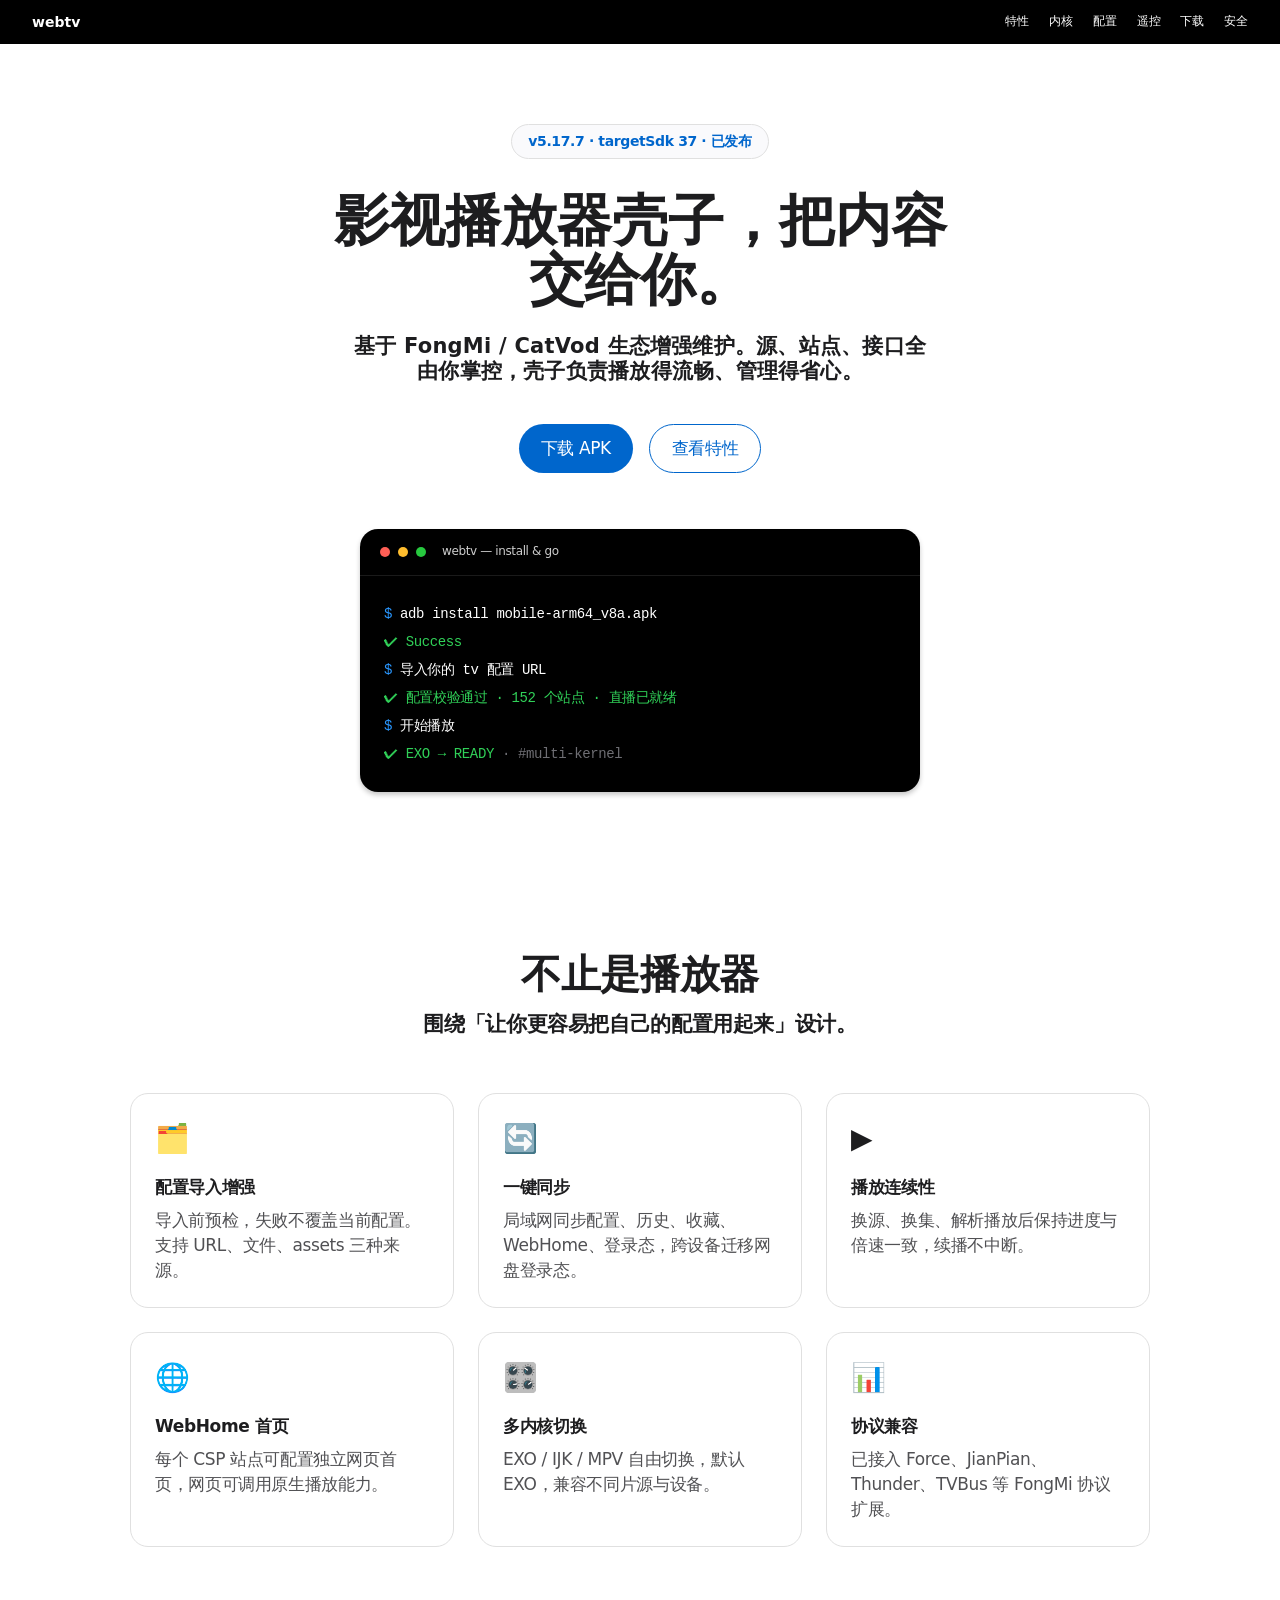
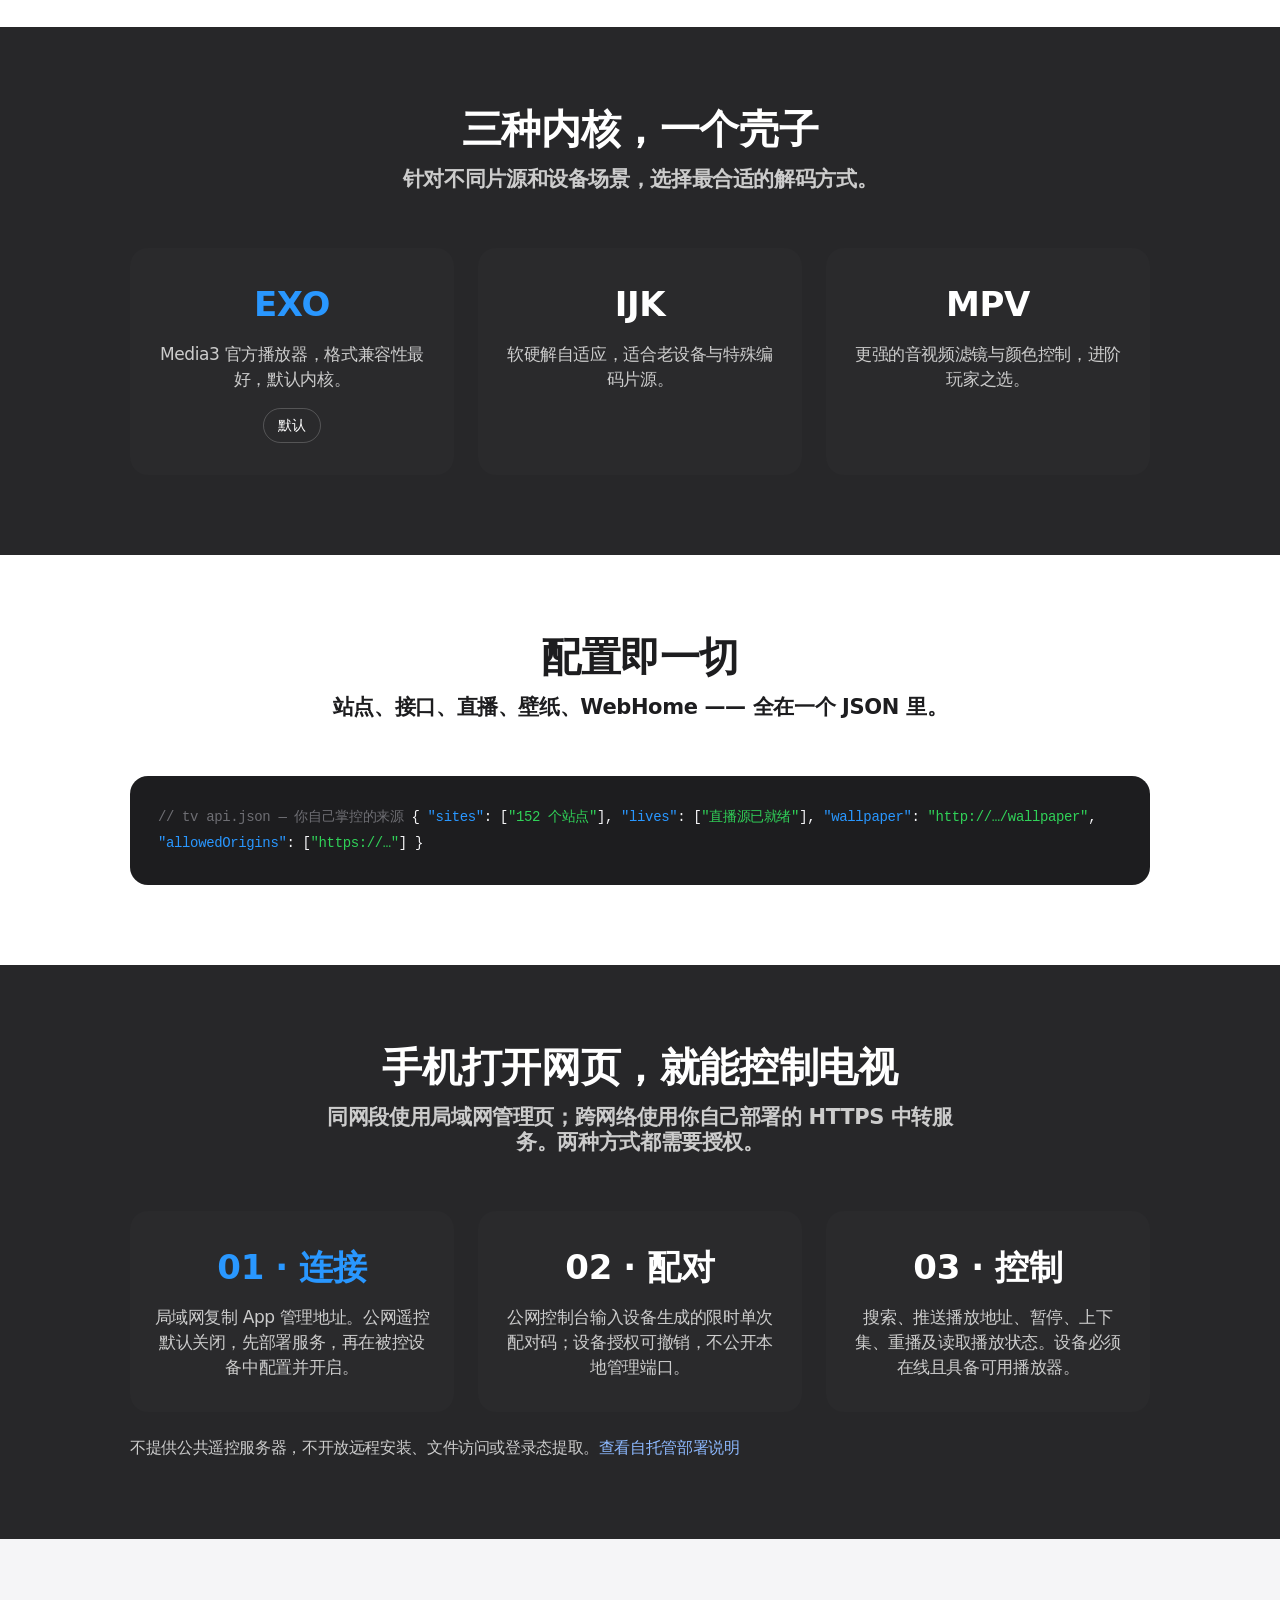
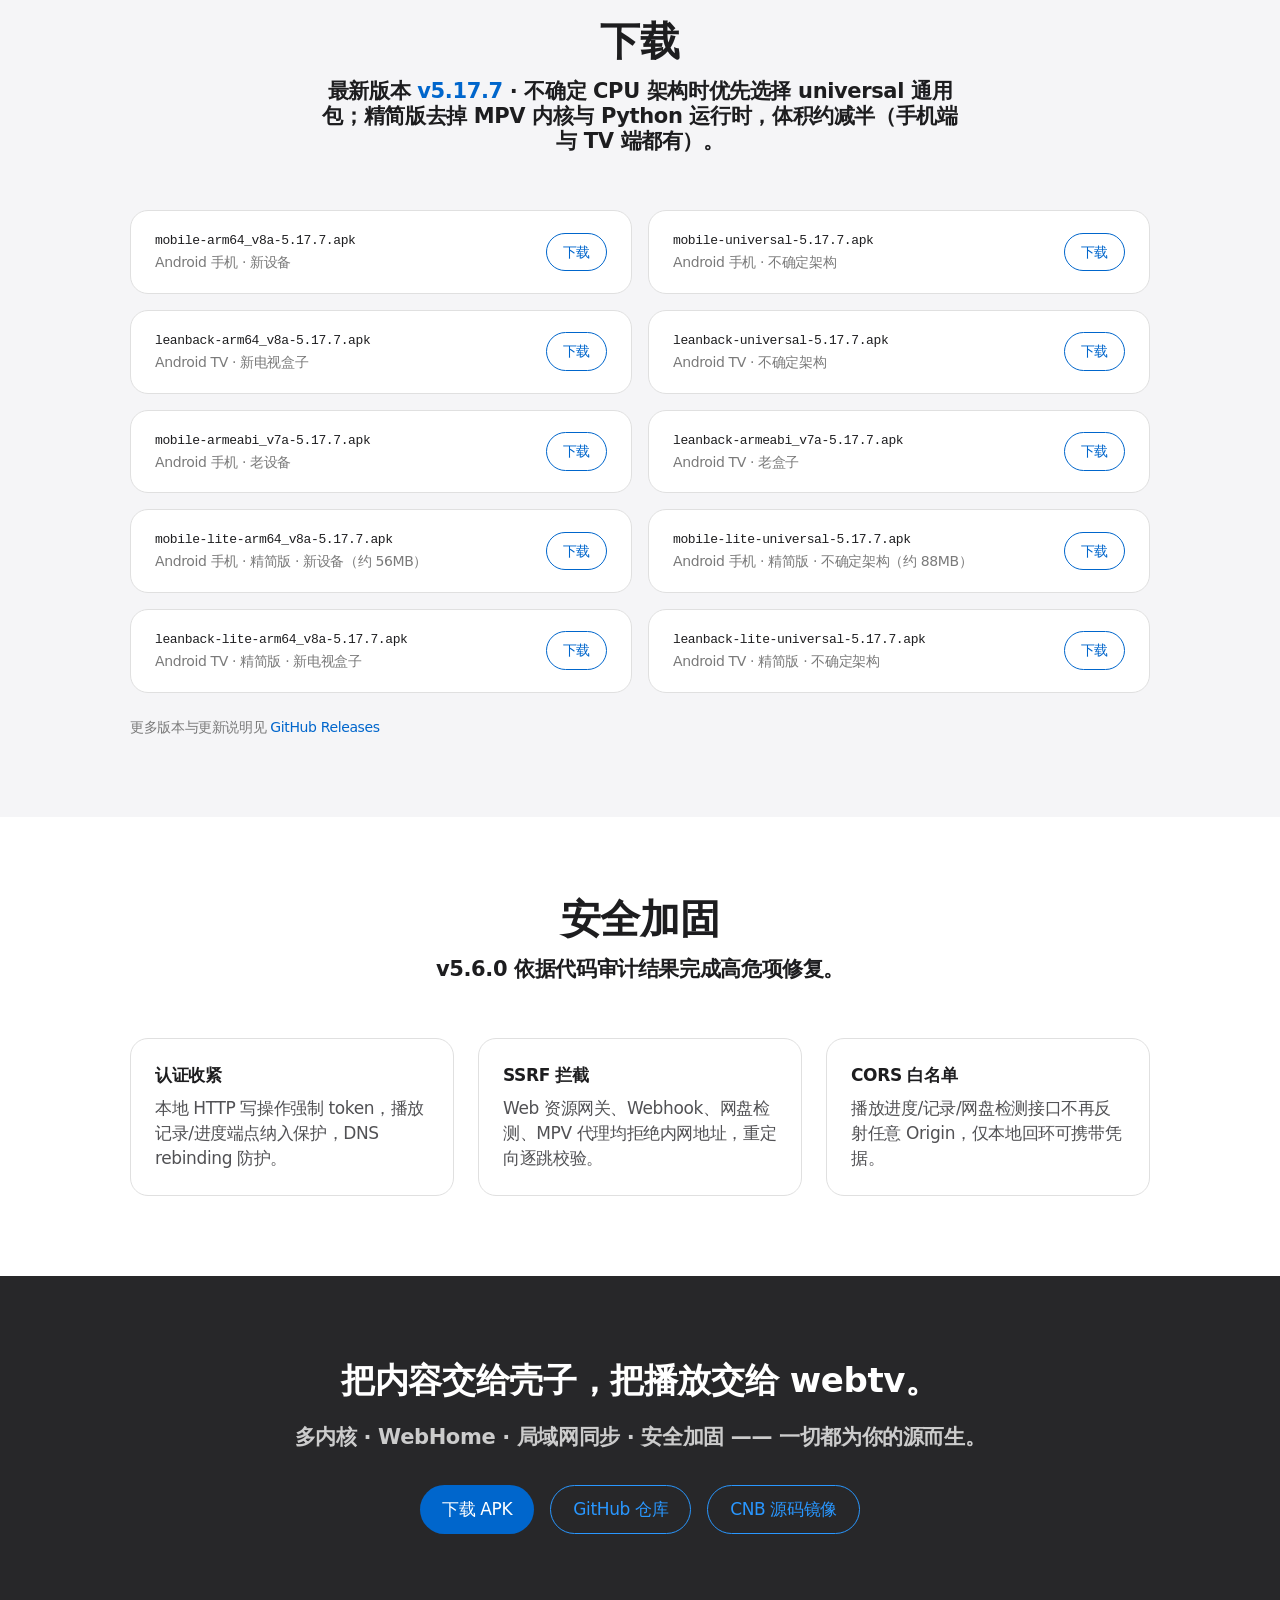
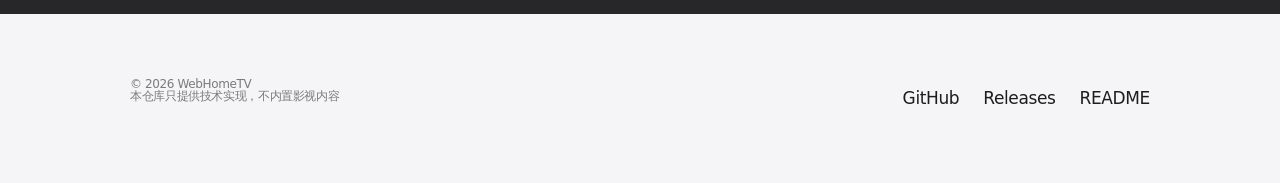
<file: docs/index.html>
<!DOCTYPE html>
<html lang="zh-CN">
<head>
<meta charset="UTF-8">
<meta name="viewport" content="width=device-width, initial-scale=1">
<title>WebHomeTV — 影视播放器壳子</title>
<meta name="description" content="WebHomeTV 是基于 FongMi / CatVod 生态增强维护的 Android 影音播放器壳子，支持多内核播放、WebHome 自定义首页、局域网同步与安全加固。">
<meta property="og:title" content="WebHomeTV — 影视播放器壳子">
<meta property="og:description" content="多内核播放 · WebHome 首页 · 局域网同步 · 安全加固">
<meta property="og:type" content="website">
<style>
  :root {
    --blue: #0066cc;
    --blue-focus: #0071e3;
    --blue-on-dark: #2997ff;
    --canvas: #ffffff;
    --parchment: #f5f5f7;
    --pearl: #fafafc;
    --tile-1: #272729;
    --ink: #1d1d1f;
    --body-on-dark: #ffffff;
    --body-muted: #cccccc;
    --ink-muted-48: #7a7a7a;
    --hairline: #e0e0e0;
    --divider-soft: #f0f0f0;
    --product-shadow: 0 3px 5px 0 rgba(0, 0, 0, 0.22);
    --font: -apple-system, BlinkMacSystemFont, "SF Pro Text", "Inter", "Segoe UI", system-ui, sans-serif;
    --font-display: -apple-system, BlinkMacSystemFont, "SF Pro Display", "Inter", system-ui, sans-serif;
    --section: 80px;
  }

  * { margin: 0; padding: 0; box-sizing: border-box; }

  html { scroll-behavior: smooth; }

  body {
    font-family: var(--font);
    background: var(--canvas);
    color: var(--ink);
    line-height: 1.47;
    letter-spacing: -0.374px;
    -webkit-font-smoothing: antialiased;
  }

  .container { max-width: 1068px; margin: 0 auto; padding: 0 24px; }
  .container-wide { max-width: 1440px; margin: 0 auto; padding: 0 32px; }

  a { color: var(--blue); text-decoration: none; }
  a:hover { text-decoration: underline; }

  /* ---------- Global Nav ---------- */
  .global-nav {
    position: sticky; top: 0; z-index: 50;
    background: #000000;
    height: 44px;
    display: flex; align-items: center;
  }
  .global-nav .container-wide {
    display: flex; align-items: center; justify-content: space-between;
    width: 100%;
  }
  .brand { font-size: 14px; font-weight: 600; color: var(--body-on-dark); letter-spacing: 0; }
  .brand:hover { text-decoration: none; opacity: 0.8; }
  .nav-links { display: flex; gap: 20px; }
  .nav-links a { font-size: 12px; color: var(--body-on-dark); letter-spacing: -0.12px; }
  .nav-links a:hover { text-decoration: none; color: var(--blue-on-dark); }

  /* ---------- Hero (light tile) ---------- */
  .hero { padding: var(--section) 0; background: var(--canvas); }
  .hero .container { text-align: center; }
  .hero .sub {
    display: inline-block;
    font-size: 14px; font-weight: 600; color: var(--blue);
    border: 1px solid var(--hairline);
    border-radius: 9999px;
    padding: 6px 16px;
    margin-bottom: 32px;
    background: var(--pearl);
  }
  .hero h1 {
    font-family: var(--font-display);
    font-size: 56px; font-weight: 600;
    line-height: 1.07; letter-spacing: -0.28px;
    color: var(--ink);
    max-width: 16ch; margin: 0 auto 24px;
  }
  .hero .lead {
    font-size: 21px; font-weight: 600;
    line-height: 1.19; letter-spacing: 0.231px;
    color: var(--ink);
    max-width: 40ch; margin: 0 auto 40px;
  }
  .hero-actions { display: flex; gap: 16px; justify-content: center; flex-wrap: wrap; }

  .btn {
    display: inline-flex; align-items: center; justify-content: center;
    font-family: var(--font); font-size: 17px; font-weight: 400;
    border-radius: 9999px; min-height: 44px; padding: 11px 22px;
    cursor: pointer; transition: transform 160ms ease, background 160ms ease;
    text-decoration: none;
  }
  .btn:focus-visible { outline: 2px solid var(--blue-focus); outline-offset: 2px; }
  .btn:active { transform: scale(0.95); }
  .btn-primary { background: var(--blue); color: #ffffff; }
  .btn-primary:hover { background: var(--blue-focus); text-decoration: none; }
  .btn-secondary { background: transparent; color: var(--blue); border: 1px solid var(--blue); }
  .btn-secondary:hover { background: rgba(0, 102, 204, 0.05); text-decoration: none; }

  /* Terminal card — product evidence */
  .terminal {
    background: #000000;
    border-radius: 18px;
    overflow: hidden;
    text-align: left;
    margin: 56px auto 0;
    max-width: 560px;
    box-shadow: var(--product-shadow);
  }
  .terminal-bar {
    display: flex; align-items: center; gap: 8px;
    padding: 14px 20px;
    border-bottom: 1px solid rgba(255, 255, 255, 0.1);
  }
  .terminal-bar .t-dot { width: 10px; height: 10px; border-radius: 50%; display: inline-block; }
  .t-dot.r { background: #FF5F56; } .t-dot.y { background: #FFBD2E; } .t-dot.g { background: #27C93F; }
  .terminal-bar .t-title { color: var(--body-muted); font-size: 12px; margin-left: 8px; }
  .terminal-body { padding: 24px; color: #a1a1a6; font-size: 14px; line-height: 2; font-family: ui-monospace, "SF Mono", monospace; }
  .terminal-body .prompt { color: var(--blue-on-dark); }
  .terminal-body .cmd { color: var(--body-on-dark); }
  .terminal-body .out { color: #30d158; }
  .terminal-body .muted { color: #6e6e73; }

  /* ---------- Section rhythm ---------- */
  section.tile-light { background: var(--canvas); padding: var(--section) 0; }
  section.tile-parchment { background: var(--parchment); padding: var(--section) 0; }
  section.tile-dark { background: var(--tile-1); padding: var(--section) 0; }
  section.tile-dark h2, section.tile-dark p.sec-desc { color: var(--body-on-dark); }
  section.tile-dark .sec-desc { color: var(--body-muted); }

  .sec-head { text-align: center; margin-bottom: 56px; }
  .sec-head h2 {
    font-family: var(--font-display);
    font-size: 40px; font-weight: 600; line-height: 1.10;
    color: var(--ink); margin-bottom: 16px;
  }
  .tile-dark .sec-head h2 { color: var(--body-on-dark); }
  .sec-head p.sec-desc { font-size: 21px; font-weight: 600; color: var(--ink); line-height: 1.19; max-width: 44ch; margin: 0 auto; }
  .tile-dark .sec-head p.sec-desc { color: var(--body-muted); }

  /* ---------- Feature cards (utility grid) ---------- */
  .grid { display: grid; grid-template-columns: repeat(3, 1fr); gap: 24px; }
  .card {
    background: var(--canvas);
    border: 1px solid var(--hairline);
    border-radius: 18px;
    padding: 24px;
    transition: transform 160ms ease;
  }
  .card:hover { transform: translateY(-2px); }
  .card .ico { font-size: 28px; margin-bottom: 16px; }
  .card h3 { font-size: 17px; font-weight: 600; color: var(--ink); margin-bottom: 8px; }
  .card p { font-size: 17px; color: #515154; line-height: 1.47; }
  .card code {
    font-family: ui-monospace, "SF Mono", monospace;
    font-size: 13px;
    background: var(--parchment);
    border-radius: 5px; padding: 2px 6px; color: var(--blue);
  }

  /* ---------- Kernels (dark tile) ---------- */
  .kernels { display: grid; grid-template-columns: repeat(3, 1fr); gap: 24px; }
  .kernel {
    background: #2a2a2c;
    border-radius: 18px;
    padding: 32px 24px;
    text-align: center;
  }
  .kernel .k-name { font-size: 34px; font-weight: 600; color: var(--body-on-dark); margin-bottom: 12px; letter-spacing: -0.374px; }
  .kernel .k-name.blue { color: var(--blue-on-dark); }
  .kernel p { font-size: 17px; color: var(--body-muted); }
  .kernel .tag {
    display: inline-block; margin-top: 16px;
    font-size: 14px; font-weight: 400; color: var(--body-on-dark);
    border: 1px solid rgba(255, 255, 255, 0.2);
    border-radius: 9999px; padding: 6px 14px;
  }

  /* ---------- Config code block ---------- */
  .code-block {
    background: #1d1d1f;
    border-radius: 18px;
    padding: 28px;
    font-family: ui-monospace, "SF Mono", monospace;
    font-size: 14px; line-height: 1.9;
    overflow-x: auto;
    color: #f5f5f7;
  }
  .code-block .cmt { color: #6e6e73; }
  .code-block .key { color: var(--blue-on-dark); }
  .code-block .str { color: #30d158; }

  /* ---------- Download ---------- */
  .dl-grid { display: grid; grid-template-columns: repeat(2, 1fr); gap: 16px; }
  .dl-row {
    display: flex; align-items: center; justify-content: space-between; gap: 16px;
    background: var(--canvas);
    border: 1px solid var(--hairline);
    border-radius: 18px; padding: 20px 24px;
    transition: border-color 160ms ease;
  }
  .dl-row:hover { border-color: var(--blue); }
  .dl-name { font-family: ui-monospace, "SF Mono", monospace; font-size: 13px; color: var(--ink); }
  .dl-desc { font-size: 14px; color: var(--ink-muted-48); margin-top: 2px; }
  .dl-btn {
    font-size: 14px; font-weight: 400; color: var(--blue);
    border: 1px solid var(--blue); border-radius: 9999px;
    padding: 8px 16px; white-space: nowrap;
    transition: background 160ms ease;
  }
  .dl-btn:hover { background: rgba(0, 102, 204, 0.05); text-decoration: none; }

  /* ---------- Security (parchment) ---------- */
  .tile-parchment .card { background: var(--canvas); border-color: var(--divider-soft); }

  /* ---------- CTA (dark) ---------- */
  .cta h2 { font-size: 34px; font-weight: 600; color: var(--body-on-dark); margin-bottom: 16px; letter-spacing: -0.374px; }
  .cta p { font-size: 21px; font-weight: 600; color: var(--body-muted); margin-bottom: 32px; }
  .cta .btn-primary { background: var(--blue); }
  .cta .btn-secondary { color: var(--blue-on-dark); border-color: var(--blue-on-dark); }

  /* ---------- Footer ---------- */
  footer { background: var(--parchment); padding: 64px 0; }
  footer .container { display: flex; justify-content: space-between; align-items: flex-start; gap: 32px; flex-wrap: wrap; }
  footer .copy { font-size: 12px; color: var(--ink-muted-48); line-height: 1.0; }
  footer .links { display: flex; gap: 24px; }
  footer .links a { font-size: 17px; color: var(--ink); line-height: 2.41; }
  footer .links a:hover { color: var(--blue); }

  /* ---------- Responsive ---------- */
  @media (max-width: 833px) {
    .nav-links { display: none; }
    .grid, .kernels { grid-template-columns: repeat(2, 1fr); }
    .dl-grid { grid-template-columns: 1fr; }
  }
  @media (max-width: 640px) {
    .hero h1 { font-size: 34px; }
    .sec-head h2 { font-size: 32px; }
    .grid, .kernels { grid-template-columns: 1fr; }
    section.tile-light, section.tile-parchment, section.tile-dark { padding: 48px 0; }
    .hero { padding: 48px 0; }
  }
  @media (max-width: 419px) {
    .hero h1 { font-size: 28px; }
    .container, .container-wide { padding: 0 16px; }
  }

  @media (prefers-reduced-motion: reduce) {
    html { scroll-behavior: auto; }
    * { transition: none !important; }
  }
</style>
</head>
<body>

<nav class="global-nav" aria-label="主导航">
  <div class="container-wide">
    <div class="brand">webtv</div>
    <div class="nav-links">
      <a href="#features">特性</a>
      <a href="#kernels">内核</a>
      <a href="#config">配置</a>
      <a href="#remote">遥控</a>
      <a href="#download">下载</a>
      <a href="#security">安全</a>
    </div>
  </div>
</nav>

<header class="hero" id="top">
  <div class="container">
    <span class="sub">v5.17.7 · targetSdk 37 · 已发布</span>
    <h1>影视播放器壳子，把内容交给你。</h1>
    <p class="lead">基于 FongMi / CatVod 生态增强维护。源、站点、接口全由你掌控，壳子负责播放得流畅、管理得省心。</p>
    <div class="hero-actions">
      <a class="btn btn-primary" href="#download">下载 APK</a>
      <a class="btn btn-secondary" href="#features">查看特性</a>
    </div>
    <div class="terminal" role="img" aria-label="终端命令行示例">
      <div class="terminal-bar">
        <span class="t-dot r"></span><span class="t-dot y"></span><span class="t-dot g"></span>
        <span class="t-title">webtv — install &amp; go</span>
      </div>
      <div class="terminal-body">
        <div><span class="prompt">$</span> <span class="cmd">adb install mobile-arm64_v8a.apk</span></div>
        <div><span class="out">✔ Success</span></div>
        <div><span class="prompt">$</span> <span class="cmd">导入你的 tv 配置 URL</span></div>
        <div><span class="out">✔ 配置校验通过 · 152 个站点 · 直播已就绪</span></div>
        <div><span class="prompt">$</span> <span class="cmd">开始播放</span></div>
        <div><span class="out">✔ EXO → READY <span class="muted">· #multi-kernel</span></span></div>
      </div>
    </div>
  </div>
</header>

<section class="tile-light" id="features">
  <div class="container">
    <div class="sec-head">
      <h2>不止是播放器</h2>
      <p class="sec-desc">围绕「让你更容易把自己的配置用起来」设计。</p>
    </div>
    <div class="grid">
      <div class="card">
        <div class="ico">🗂️</div>
        <h3>配置导入增强</h3>
        <p>导入前预检，失败不覆盖当前配置。支持 URL、文件、assets 三种来源。</p>
      </div>
      <div class="card">
        <div class="ico">🔄</div>
        <h3>一键同步</h3>
        <p>局域网同步配置、历史、收藏、WebHome、登录态，跨设备迁移网盘登录态。</p>
      </div>
      <div class="card">
        <div class="ico">▶️</div>
        <h3>播放连续性</h3>
        <p>换源、换集、解析播放后保持进度与倍速一致，续播不中断。</p>
      </div>
      <div class="card">
        <div class="ico">🌐</div>
        <h3>WebHome 首页</h3>
        <p>每个 CSP 站点可配置独立网页首页，网页可调用原生播放能力。</p>
      </div>
      <div class="card">
        <div class="ico">🎛️</div>
        <h3>多内核切换</h3>
        <p>EXO / IJK / MPV 自由切换，默认 EXO，兼容不同片源与设备。</p>
      </div>
      <div class="card">
        <div class="ico">📊</div>
        <h3>协议兼容</h3>
        <p>已接入 Force、JianPian、Thunder、TVBus 等 FongMi 协议扩展。</p>
      </div>
    </div>
  </div>
</section>

<section class="tile-dark" id="kernels">
  <div class="container">
    <div class="sec-head">
      <h2>三种内核，一个壳子</h2>
      <p class="sec-desc">针对不同片源和设备场景，选择最合适的解码方式。</p>
    </div>
    <div class="kernels">
      <div class="kernel">
        <div class="k-name blue">EXO</div>
        <p>Media3 官方播放器，格式兼容性最好，默认内核。</p>
        <span class="tag">默认</span>
      </div>
      <div class="kernel">
        <div class="k-name">IJK</div>
        <p>软硬解自适应，适合老设备与特殊编码片源。</p>
      </div>
      <div class="kernel">
        <div class="k-name">MPV</div>
        <p>更强的音视频滤镜与颜色控制，进阶玩家之选。</p>
      </div>
    </div>
  </div>
</section>

<section class="tile-light" id="config">
  <div class="container">
    <div class="sec-head">
      <h2>配置即一切</h2>
      <p class="sec-desc">站点、接口、直播、壁纸、WebHome —— 全在一个 JSON 里。</p>
    </div>
    <div class="code-block" role="img" aria-label="tv 配置 JSON 示例">
<span class="cmt">// tv api.json — 你自己掌控的来源</span>
{
  <span class="key">"sites"</span>: [<span class="str">"152 个站点"</span>],
  <span class="key">"lives"</span>: [<span class="str">"直播源已就绪"</span>],
  <span class="key">"wallpaper"</span>: <span class="str">"http://…/wallpaper"</span>,
  <span class="key">"allowedOrigins"</span>: [<span class="str">"https://…"</span>]
}
    </div>
  </div>
</section>

<section class="tile-dark" id="remote">
  <div class="container">
    <div class="sec-head">
      <h2>手机打开网页，就能控制电视</h2>
      <p class="sec-desc">同网段使用局域网管理页；跨网络使用你自己部署的 HTTPS 中转服务。两种方式都需要授权。</p>
    </div>
    <div class="kernels">
      <div class="kernel">
        <div class="k-name blue">01 · 连接</div>
        <p>局域网复制 App 管理地址。公网遥控默认关闭，先部署服务，再在被控设备中配置并开启。</p>
      </div>
      <div class="kernel">
        <div class="k-name">02 · 配对</div>
        <p>公网控制台输入设备生成的限时单次配对码；设备授权可撤销，不公开本地管理端口。</p>
      </div>
      <div class="kernel">
        <div class="k-name">03 · 控制</div>
        <p>搜索、推送播放地址、暂停、上下集、重播及读取播放状态。设备必须在线且具备可用播放器。</p>
      </div>
    </div>
    <p style="margin-top:24px;color:#ccc">不提供公共遥控服务器，不开放远程安装、文件访问或登录态提取。<a style="color:#8db9ff" href="https://github.com/motao123/webtv/tree/main/serverless/webtv-remote-go">查看自托管部署说明</a></p>
  </div>
</section>

<section class="tile-parchment" id="download">
  <div class="container">
    <div class="sec-head">
      <h2>下载</h2>
      <p class="sec-desc">最新版本 <strong style="color:var(--blue)">v5.17.7</strong> · 不确定 CPU 架构时优先选择 universal 通用包；精简版去掉 MPV 内核与 Python 运行时，体积约减半（手机端与 TV 端都有）。</p>
    </div>
    <div class="dl-grid">
      <div class="dl-row">
        <div>
          <div class="dl-name">mobile-arm64_v8a-5.17.7.apk</div>
          <div class="dl-desc">Android 手机 · 新设备</div>
        </div>
        <a class="dl-btn" href="https://github.com/motao123/webtv/releases/latest/download/mobile-arm64_v8a-5.17.7.apk">下载</a>
      </div>
      <div class="dl-row">
        <div>
          <div class="dl-name">mobile-universal-5.17.7.apk</div>
          <div class="dl-desc">Android 手机 · 不确定架构</div>
        </div>
        <a class="dl-btn" href="https://github.com/motao123/webtv/releases/latest/download/mobile-universal-5.17.7.apk">下载</a>
      </div>
      <div class="dl-row">
        <div>
          <div class="dl-name">leanback-arm64_v8a-5.17.7.apk</div>
          <div class="dl-desc">Android TV · 新电视盒子</div>
        </div>
        <a class="dl-btn" href="https://github.com/motao123/webtv/releases/latest/download/leanback-arm64_v8a-5.17.7.apk">下载</a>
      </div>
      <div class="dl-row">
        <div>
          <div class="dl-name">leanback-universal-5.17.7.apk</div>
          <div class="dl-desc">Android TV · 不确定架构</div>
        </div>
        <a class="dl-btn" href="https://github.com/motao123/webtv/releases/latest/download/leanback-universal-5.17.7.apk">下载</a>
      </div>
      <div class="dl-row">
        <div>
          <div class="dl-name">mobile-armeabi_v7a-5.17.7.apk</div>
          <div class="dl-desc">Android 手机 · 老设备</div>
        </div>
        <a class="dl-btn" href="https://github.com/motao123/webtv/releases/latest/download/mobile-armeabi_v7a-5.17.7.apk">下载</a>
      </div>
      <div class="dl-row">
        <div>
          <div class="dl-name">leanback-armeabi_v7a-5.17.7.apk</div>
          <div class="dl-desc">Android TV · 老盒子</div>
        </div>
        <a class="dl-btn" href="https://github.com/motao123/webtv/releases/latest/download/leanback-armeabi_v7a-5.17.7.apk">下载</a>
      </div>
      <div class="dl-row">
        <div>
          <div class="dl-name">mobile-lite-arm64_v8a-5.17.7.apk</div>
          <div class="dl-desc">Android 手机 · 精简版 · 新设备（约 56MB）</div>
        </div>
        <a class="dl-btn" href="https://github.com/motao123/webtv/releases/latest/download/mobile-lite-arm64_v8a-5.17.7.apk">下载</a>
      </div>
      <div class="dl-row">
        <div>
          <div class="dl-name">mobile-lite-universal-5.17.7.apk</div>
          <div class="dl-desc">Android 手机 · 精简版 · 不确定架构（约 88MB）</div>
        </div>
        <a class="dl-btn" href="https://github.com/motao123/webtv/releases/latest/download/mobile-lite-universal-5.17.7.apk">下载</a>
      </div>
      <div class="dl-row">
        <div>
          <div class="dl-name">leanback-lite-arm64_v8a-5.17.7.apk</div>
          <div class="dl-desc">Android TV · 精简版 · 新电视盒子</div>
        </div>
        <a class="dl-btn" href="https://github.com/motao123/webtv/releases/latest/download/leanback-lite-arm64_v8a-5.17.7.apk">下载</a>
      </div>
      <div class="dl-row">
        <div>
          <div class="dl-name">leanback-lite-universal-5.17.7.apk</div>
          <div class="dl-desc">Android TV · 精简版 · 不确定架构</div>
        </div>
        <a class="dl-btn" href="https://github.com/motao123/webtv/releases/latest/download/leanback-lite-universal-5.17.7.apk">下载</a>
      </div>
    </div>
    <p style="margin-top:24px;font-size:14px;color:var(--ink-muted-48)">更多版本与更新说明见 <a href="https://github.com/motao123/webtv/releases">GitHub Releases</a></p>
  </div>
</section>

<section class="tile-light" id="security">
  <div class="container">
    <div class="sec-head">
      <h2>安全加固</h2>
      <p class="sec-desc">v5.6.0 依据代码审计结果完成高危项修复。</p>
    </div>
    <div class="grid">
      <div class="card">
        <h3>认证收紧</h3>
        <p>本地 HTTP 写操作强制 token，播放记录/进度端点纳入保护，DNS rebinding 防护。</p>
      </div>
      <div class="card">
        <h3>SSRF 拦截</h3>
        <p>Web 资源网关、Webhook、网盘检测、MPV 代理均拒绝内网地址，重定向逐跳校验。</p>
      </div>
      <div class="card">
        <h3>CORS 白名单</h3>
        <p>播放进度/记录/网盘检测接口不再反射任意 Origin，仅本地回环可携带凭据。</p>
      </div>
    </div>
  </div>
</section>

<section class="tile-dark cta">
  <div class="container" style="text-align:center">
    <h2>把内容交给壳子，把播放交给 webtv。</h2>
    <p>多内核 · WebHome · 局域网同步 · 安全加固 —— 一切都为你的源而生。</p>
    <div class="hero-actions" style="justify-content:center">
      <a class="btn btn-primary" href="#download">下载 APK</a>
      <a class="btn btn-secondary" href="https://github.com/motao123/webtv">GitHub 仓库</a>
      <a class="btn btn-secondary" href="https://cnb.cool/code_free/webtv-coding">CNB 源码镜像</a>
    </div>
  </div>
</section>

<footer>
  <div class="container">
    <div class="copy">© 2026 WebHomeTV<br>本仓库只提供技术实现，不内置影视内容</div>
    <div class="links">
      <a href="https://github.com/motao123/webtv">GitHub</a>
      <a href="https://github.com/motao123/webtv/releases">Releases</a>
      <a href="https://github.com/motao123/webtv/blob/main/README.md">README</a>
    </div>
  </div>
</footer>

</body>
</html>
</file>
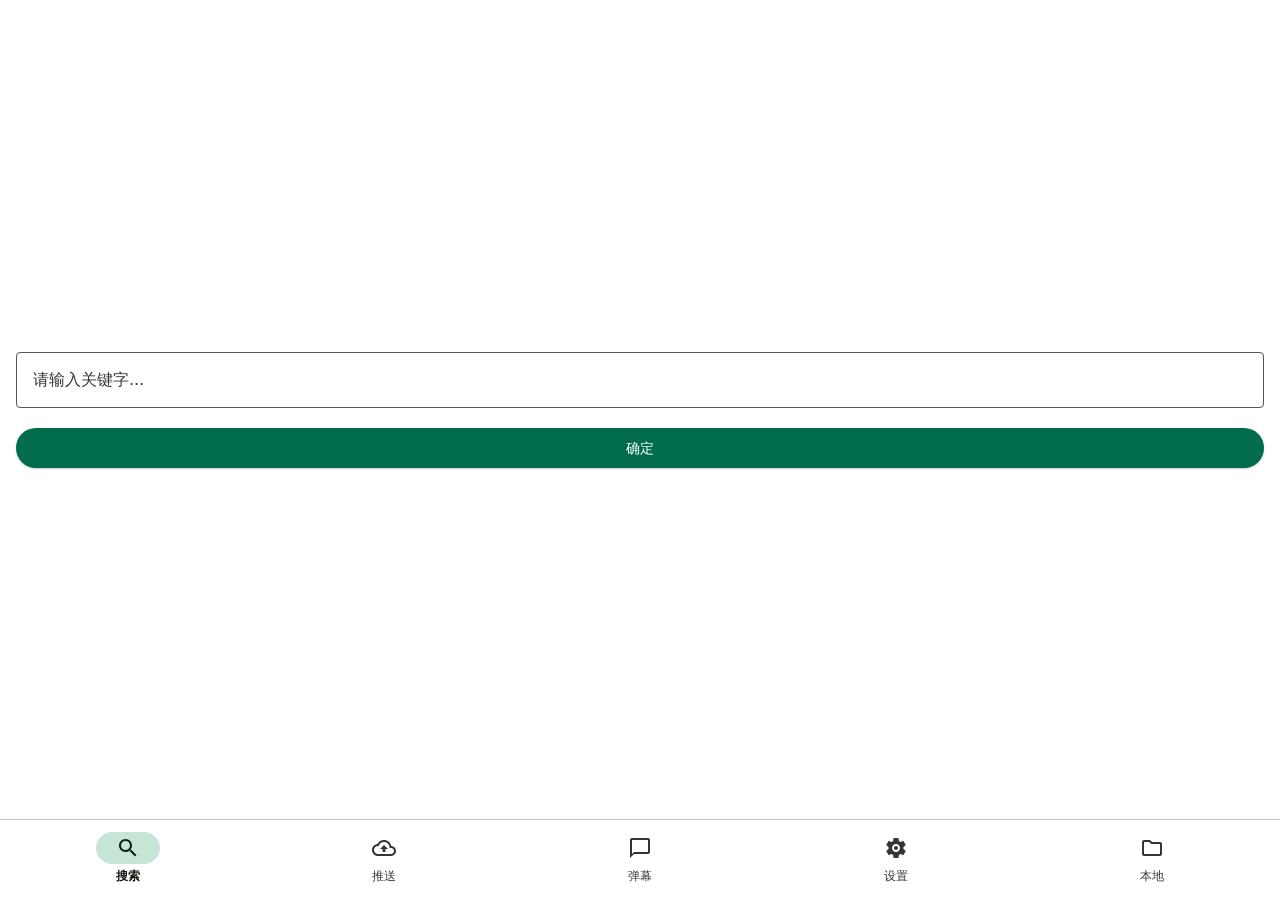
<file: app/src/main/assets/index.html>
<!DOCTYPE html>
<html lang="zh-Hans">

<head>
    <title>影视</title>
    <meta charset="UTF-8">
    <meta name="viewport" content="width=device-width,initial-scale=1,viewport-fit=cover">
    <meta name="color-scheme" content="light dark">
    <link rel="stylesheet" href="css/ui.css">
    <script src="js/jquery.min.js" defer></script>
    <script src="js/script.js" defer></script>
</head>

<body>
    <div id="app">
        <!-- Content -->
        <div class="app-body">
            <!-- 搜索 -->
            <div id="panel1" class="tab-panel active">
                <div class="panel-content">
                    <div class="md-field">
                        <input id="keyword" class="md-input" type="text" placeholder="请输入关键字..." />
                    </div>
                    <button class="md-btn md-btn-filled md-btn-full" onclick="search()">确定</button>
                </div>
            </div>
            <!-- 推送 -->
            <div id="panel2" class="tab-panel">
                <div class="panel-content">
                    <div class="md-field">
                        <input id="push_url" class="md-input" type="text" placeholder="请输入播放网址..." />
                    </div>
                    <button class="md-btn md-btn-filled md-btn-full" onclick="push()">确定</button>
                </div>
            </div>
            <!-- 弹幕 -->
            <div id="panel3" class="tab-panel">
                <div class="panel-content">
                    <div class="field-row">
                        <div class="md-field">
                            <button class="md-btn md-btn-tonal md-btn-full" onclick="showDanmakuModeDialog()">
                                <span id="danmaku_mode_label">滚动</span>
                                <svg style="margin-left:auto;flex-shrink:0" width="18" height="18" viewBox="0 0 24 24"><path d="M0 0h24v24H0V0z" fill="none"/><path d="M7 10l5 5 5-5z" fill="currentColor"/></svg>
                            </button>
                        </div>
                        <div class="md-field">
                            <button class="md-btn md-btn-tonal md-btn-full" onclick="showDanmakuSizeDialog()">
                                <span id="danmaku_size_label">默认</span>
                                <svg style="margin-left:auto;flex-shrink:0" width="18" height="18" viewBox="0 0 24 24"><path d="M0 0h24v24H0V0z" fill="none"/><path d="M7 10l5 5 5-5z" fill="currentColor"/></svg>
                            </button>
                        </div>
                    </div>
                    <div class="md-field">
                        <input id="danmaku_text" class="md-input" type="text" placeholder="请输入弹幕内容..." />
                    </div>
                    <button class="md-btn md-btn-filled md-btn-full" onclick="sendDanmaku()">发送</button>
                </div>
            </div>
            <!-- 设置 -->
            <div id="panel4" class="tab-panel">
                <div class="panel-content">
                    <div class="field-row">
                        <div class="md-field short">
                            <input id="setting_name" class="md-input" type="text" placeholder="名称" />
                        </div>
                        <div class="md-field">
                            <input id="setting_text" class="md-input" type="text" placeholder="配置" />
                        </div>
                    </div>
                    <button onclick="setting()" class="md-btn md-btn-filled md-btn-full">确定</button>
                </div>
            </div>
            <!-- 本地 -->
            <div id="panel5" class="tab-panel">
                <input type="file" id="file_uploader" onchange="onFileSelected()" multiple />
                <div class="md-toolbar">
                    <button class="md-btn md-btn-tonal" onclick="uploadFile()">上传文件</button>
                    <button class="md-btn md-btn-tonal" onclick="showNewFolderDialog()">新建文件夹</button>
                </div>
                <div class="file-path" id="filePath">/</div>
                <div id="file_list"></div>
            </div>
        </div>
        <!-- M3 Navigation Bar -->
        <nav class="md-nav-bar">
            <div id="tab1" class="md-nav-item active" onclick="showPanel(1)">
                <div class="md-nav-indicator">
                    <svg class="md-nav-icon" viewBox="0 0 24 24"><path d="M0 0h24v24H0V0z" fill="none"/><path d="M15.5 14h-.79l-.28-.27C15.41 12.59 16 11.11 16 9.5 16 5.91 13.09 3 9.5 3S3 5.91 3 9.5 5.91 16 9.5 16c1.61 0 3.09-.59 4.23-1.57l.27.28v.79l5 4.99L20.49 19l-4.99-5zm-6 0C7.01 14 5 11.99 5 9.5S7.01 5 9.5 5 14 7.01 14 9.5 11.99 14 9.5 14z"/></svg>
                </div>
                <span class="md-nav-label">搜索</span>
            </div>
            <div id="tab2" class="md-nav-item" onclick="showPanel(2)">
                <div class="md-nav-indicator">
                    <svg class="md-nav-icon" viewBox="0 0 24 24"><path d="M0 0h24v24H0V0z" fill="none"/><path d="M19.35 10.04C18.67 6.59 15.64 4 12 4 9.11 4 6.6 5.64 5.35 8.04 2.34 8.36 0 10.91 0 14c0 3.31 2.69 6 6 6h13c2.76 0 5-2.24 5-5 0-2.64-2.05-4.78-4.65-4.96zM19 18H6c-2.21 0-4-1.79-4-4 0-2.05 1.53-3.76 3.56-3.97l1.07-.11.5-.95C8.08 7.14 9.94 6 12 6c2.62 0 4.88 1.86 5.39 4.43l.3 1.5 1.53.11c1.56.1 2.78 1.41 2.78 2.96 0 1.65-1.35 3-3 3zM8 13h2.55v3h2.9v-3H16l-4-4z"/></svg>
                </div>
                <span class="md-nav-label">推送</span>
            </div>
            <div id="tab3" class="md-nav-item" onclick="showPanel(3)">
                <div class="md-nav-indicator">
                    <svg class="md-nav-icon" viewBox="0 0 24 24"><path d="M0 0h24v24H0V0z" fill="none"/><path d="M20 2H4c-1.1 0-2 .9-2 2v18l4-4h14c1.1 0 2-.9 2-2V4c0-1.1-.9-2-2-2zm0 14H6l-2 2V4h16v12z"/></svg>
                </div>
                <span class="md-nav-label">弹幕</span>
            </div>
            <div id="tab4" class="md-nav-item" onclick="showPanel(4)">
                <div class="md-nav-indicator">
                    <svg class="md-nav-icon" viewBox="0 0 24 24"><path d="M0 0h24v24H0V0z" fill="none"/><path d="M19.43 12.98c.04-.32.07-.64.07-.98 0-.34-.03-.66-.07-.98l2.11-1.65c.19-.15.24-.42.12-.64l-2-3.46c-.09-.16-.26-.25-.44-.25-.06 0-.12.01-.17.03l-2.49 1c-.52-.4-1.08-.73-1.69-.98l-.38-2.65C14.46 2.18 14.25 2 14 2h-4c-.25 0-.46.18-.49.42l-.38 2.65c-.61.25-1.17.59-1.69.98l-2.49-1c-.06-.02-.12-.03-.18-.03-.17 0-.34.09-.43.25l-2 3.46c-.13.22-.07.49.12.64l2.11 1.65c-.04.32-.07.65-.07.98 0 .33.03.66.07.98l-2.11 1.65c-.19.15-.24.42-.12.64l2 3.46c.09.16.26.25.44.25.06 0 .12-.01.17-.03l2.49-1c.52.4 1.08.73 1.69.98l.38 2.65c.03.24.24.42.49.42h4c.25 0 .46-.18.49-.42l.38-2.65c.61-.25 1.17-.59 1.69-.98l2.49 1c.06.02.12.03.18.03.17 0 .34-.09.43-.25l2-3.46c.12-.22.07-.49-.12-.64l-2.11-1.65zm-1.98-1.71c.04.31.05.52.05.73 0 .21-.02.43-.05.73l-.14 1.13.89.7 1.08.84-.7 1.21-1.27-.51-1.04-.42-.9.68c-.43.32-.84.56-1.25.73l-1.06.43-.16 1.13-.2 1.35h-1.4l-.19-1.35-.16-1.13-1.06-.43c-.43-.18-.83-.41-1.23-.71l-.91-.7-1.06.43-1.27.51-.7-1.21 1.08-.84.89-.7-.14-1.13c-.03-.31-.05-.54-.05-.74s.02-.43.05-.73l.14-1.13-.89-.7-1.08-.84.7-1.21 1.27.51 1.04.42.9-.68c.43-.32.84-.56 1.25-.73l1.06-.43.16-1.13.2-1.35h1.39l.19 1.35.16 1.13 1.06.43c.43.18.83.41 1.23.71l.91.7 1.06-.43 1.27-.51.7 1.21-1.07.85-.89.7.14 1.13c.03.31.05.54.05.73 0 .21-.02.43-.05.73l-.14 1.13.89.7 1.08.84-.7 1.21-1.27-.51-1.04-.42-.9.68c-.43.32-.84.56-1.25.73l-1.06.43-.16 1.13-.2 1.35h-1.4l-.19-1.35-.16-1.13-1.06-.43c-.43-.18-.83-.41-1.23-.71l-.91-.7-1.06.43-1.27.51-.7-1.21 1.08-.84.89-.7-.14-1.13c-.03-.31-.05-.54-.05-.74s.02-.43.05-.73l.14-1.13-.89-.7-1.08-.84.7-1.21 1.27.51 1.04.42.9-.68c.43-.32.84-.56 1.25-.73l1.06-.43.16-1.13.2-1.35h1.39l.19 1.35.16 1.13 1.06.43c.43.18.83.41 1.23.71l.91.7 1.06-.43 1.27-.51.7 1.21-1.07.85-.89.7.14 1.13zM12 8c-2.21 0-4 1.79-4 4s1.79 4 4 4 4-1.79 4-4-1.79-4-4-4zm0 6c-1.1 0-2-.9-2-2s.9-2 2-2 2 .9 2 2-.9 2-2 2z"/></svg>
                </div>
                <span class="md-nav-label">设置</span>
            </div>
            <div id="tab5" class="md-nav-item" onclick="showPanel(5)">
                <div class="md-nav-indicator">
                    <svg class="md-nav-icon" viewBox="0 0 24 24"><path d="M0 0h24v24H0V0z" fill="none"/><path d="M9.17 6l2 2H20v10H4V6h5.17M10 4H4c-1.1 0-1.99.9-1.99 2L2 18c0 1.1.9 2 2 2h16c1.1 0 2-.9 2-2V8c0-1.1-.9-2-2-2h-8l-2-2z"/></svg>
                </div>
                <span class="md-nav-label">本地</span>
            </div>
        </nav>
    </div>
    <!-- Dialog: 弹幕模式 -->
    <div id="danmakuModeDialog" class="md-dialog-overlay">
        <div class="md-dialog">
            <div class="md-dialog-title">模式</div>
            <div class="md-dialog-list">
                <div class="md-dialog-list-item active" data-val="1" onclick="setDanmakuMode(1,'滚动')"><span>滚动</span></div>
                <div class="md-dialog-list-item" data-val="5" onclick="setDanmakuMode(5,'顶部')"><span>顶部</span></div>
                <div class="md-dialog-list-item" data-val="4" onclick="setDanmakuMode(4,'底部')"><span>底部</span></div>
                <div class="md-dialog-list-item" data-val="6" onclick="setDanmakuMode(6,'反向')"><span>反向</span></div>
            </div>
        </div>
    </div>
    <!-- Dialog: 弹幕大小 -->
    <div id="danmakuSizeDialog" class="md-dialog-overlay">
        <div class="md-dialog">
            <div class="md-dialog-title">大小</div>
            <div class="md-dialog-list">
                <div class="md-dialog-list-item" data-val="18" onclick="setDanmakuSize(18,'小')"><span>小</span></div>
                <div class="md-dialog-list-item active" data-val="25" onclick="setDanmakuSize(25,'默认')"><span>默认</span></div>
                <div class="md-dialog-list-item" data-val="36" onclick="setDanmakuSize(36,'大')"><span>大</span></div>
            </div>
        </div>
    </div>
    <!-- Dialog: 本地路径 -->
    <div id="fileInfoDialog" class="md-dialog-overlay">
        <div class="md-dialog">
            <div class="md-dialog-title">本地路径</div>
            <div class="md-dialog-body" id="fileUrl"></div>
            <div class="md-dialog-actions">
                <button onclick="pushFile(0)" class="md-dialog-btn">关闭</button>
                <button onclick="downloadFile()" class="md-dialog-btn">下载</button>
                <button onclick="pushFile(1)" class="md-dialog-btn">使用</button>
            </div>
        </div>
    </div>
    <!-- Dialog: 确认上传 -->
    <div id="uploadTip" class="md-dialog-overlay">
        <div class="md-dialog">
            <div class="md-dialog-title">确认上传？</div>
            <div class="md-dialog-body" id="uploadTipContent"></div>
            <div class="md-dialog-actions">
                <button onclick="confirmUpload(0)" class="md-dialog-btn">取消</button>
                <button onclick="confirmUpload(1)" class="md-dialog-btn">确定</button>
            </div>
        </div>
    </div>
    <!-- Dialog: 新建文件夹 -->
    <div id="newFolder" class="md-dialog-overlay">
        <div class="md-dialog">
            <div class="md-dialog-title">新建文件夹</div>
            <div class="md-dialog-body">
                <input id="newFolderContent" class="md-input" type="text" placeholder="请输入文件夹名称..." />
            </div>
            <div class="md-dialog-actions">
                <button onclick="confirmNewFolder(0)" class="md-dialog-btn">取消</button>
                <button onclick="confirmNewFolder(1)" class="md-dialog-btn">确定</button>
            </div>
        </div>
    </div>
    <!-- Dialog: 删除文件夹 -->
    <div id="delFolder" class="md-dialog-overlay">
        <div class="md-dialog">
            <div class="md-dialog-title">删除文件夹</div>
            <div class="md-dialog-body" id="delFolderContent"></div>
            <div class="md-dialog-actions">
                <button onclick="confirmDelFolder(0)" class="md-dialog-btn">取消</button>
                <button onclick="confirmDelFolder(1)" class="md-dialog-btn error">删除</button>
            </div>
        </div>
    </div>
    <!-- Dialog: 删除文件 -->
    <div id="delFile" class="md-dialog-overlay">
        <div class="md-dialog">
            <div class="md-dialog-title">删除文件</div>
            <div class="md-dialog-body" id="delFileContent"></div>
            <div class="md-dialog-actions">
                <button onclick="confirmDelFile(0)" class="md-dialog-btn">取消</button>
                <button onclick="confirmDelFile(1)" class="md-dialog-btn error">删除</button>
            </div>
        </div>
    </div>
    <!-- Snackbar: 警告 -->
    <div id="warnToast">
        <div class="md-snackbar" id="warnToastContent"></div>
    </div>
    <!-- Loading -->
    <div id="loadingToast">
        <div class="md-progress-wrap">
            <svg class="md-progress" viewBox="0 0 48 48">
                <circle cx="24" cy="24" r="20"/>
            </svg>
        </div>
    </div>
</body>
</html>
</file>
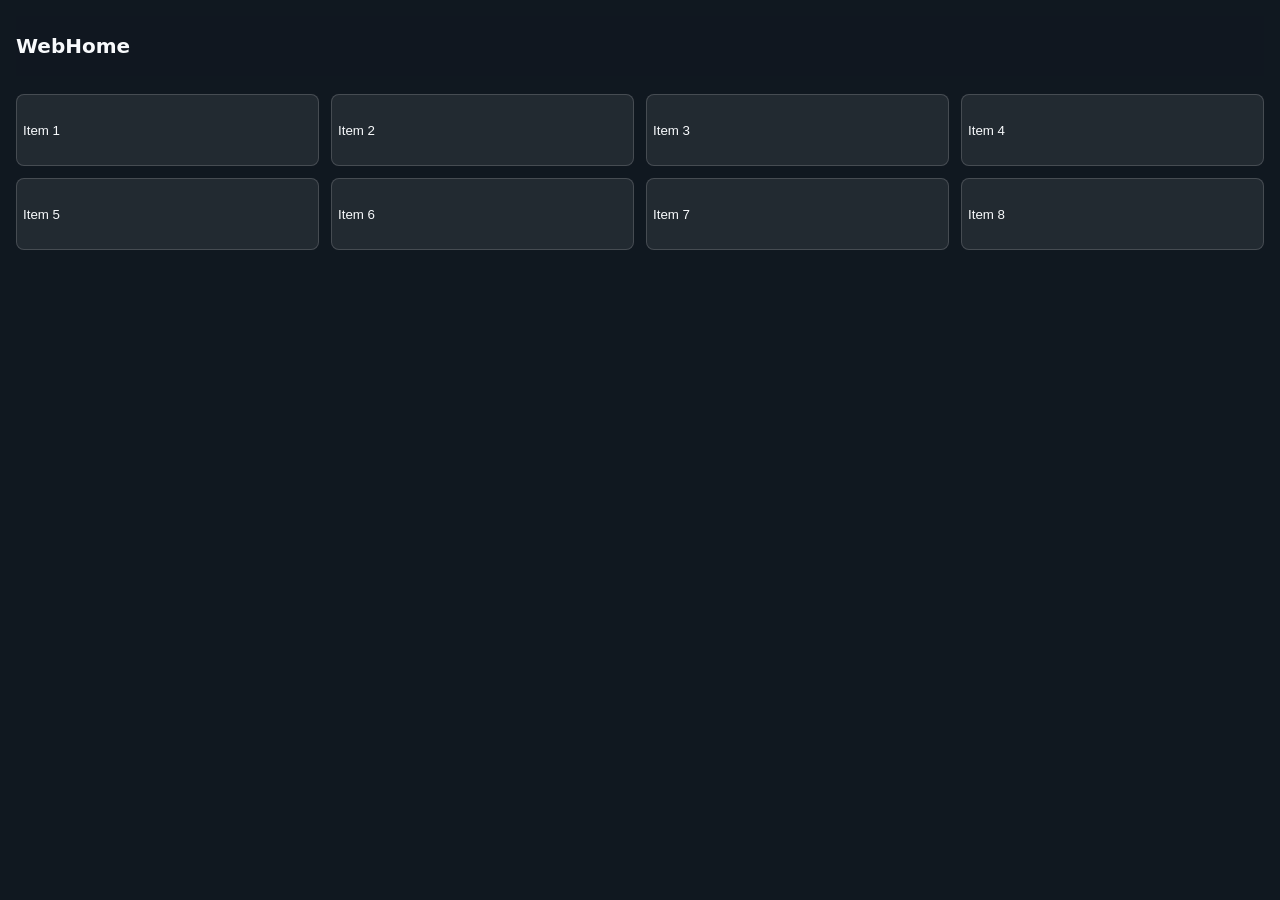
<file: webhome-devkit/templates/homepages/basic-homepage.html>
<!doctype html>
<html lang="zh-CN">
<head>
  <meta charset="utf-8">
  <meta name="viewport" content="width=device-width,initial-scale=1,viewport-fit=cover">
  <title>WebHome</title>
  <script>
    (function () {
      if (!Array.prototype.forEach) {
        Array.prototype.forEach = function (fn, thisArg) {
          for (var i = 0; i < this.length; i += 1) {
            if (i in this) fn.call(thisArg, this[i], i, this);
          }
        };
      }
      if (!Element.prototype.closest) {
        Element.prototype.closest = function (selector) {
          var node = this;
          while (node && node.nodeType === 1) {
            if (node.matches && node.matches(selector)) return node;
            node = node.parentElement;
          }
          return null;
        };
      }
      if (!Element.prototype.replaceChildren) {
        Element.prototype.replaceChildren = function () {
          while (this.firstChild) this.removeChild(this.firstChild);
          for (var i = 0; i < arguments.length; i += 1) {
            this.appendChild(arguments[i]);
          }
        };
      }
      var cls = " webhome-ready";
      if (!("gap" in document.documentElement.style)) cls += " no-layout-gap";
      if (!window.CSS || !CSS.supports || !CSS.supports("top", "calc(1px + 1px)")) cls += " no-css-functions";
      if (!("aspectRatio" in document.documentElement.style)) cls += " no-aspect-ratio";
      document.documentElement.className += cls;
    })();
  </script>
  <style>
    :root {
      --fm-web-height: 100vh;
      --fm-safe-top: 0px;
      --fm-safe-bottom: 0px;
      --safe-top: var(--fm-safe-top, 0px);
      --safe-bottom: var(--fm-safe-bottom, 0px);
      --active-safe-top: 0px;
      color-scheme: dark;
    }
    @supports (top: max(0px, 1px)) {
      :root {
        --safe-top: max(var(--fm-safe-top, 0px), env(safe-area-inset-top, 0px));
        --safe-bottom: max(var(--fm-safe-bottom, 0px), env(safe-area-inset-bottom, 0px));
      }
    }
    html.safe-top-active {
      --active-safe-top: var(--safe-top);
    }
    html,
    body {
      min-height: var(--fm-web-height, 100vh);
      margin: 0;
      background: transparent;
      color: #f8fafc;
      font: 16px/1.5 system-ui, -apple-system, BlinkMacSystemFont, "Segoe UI", sans-serif;
    }
    html:not(.fm-native) body {
      background: #101820;
    }
    .app {
      min-height: var(--fm-web-height, 100vh);
      box-sizing: border-box;
      padding: 16px 16px calc(20px + var(--safe-bottom));
      padding: max(16px, var(--active-safe-top)) 16px calc(20px + var(--safe-bottom));
    }
    .toolbar {
      position: sticky;
      top: var(--active-safe-top);
      z-index: 10;
      display: flex;
      align-items: center;
      justify-content: space-between;
      min-height: 44px;
      padding: 8px 0;
      background: rgba(16, 24, 32, 0.82);
    }
    .title {
      margin: 0;
      font-size: 20px;
      font-weight: 700;
      letter-spacing: 0;
    }
    .grid {
      display: flex;
      flex-wrap: wrap;
      margin: 12px -6px 0;
    }
    .card {
      box-sizing: border-box;
      width: 50%;
      padding: 6px;
    }
    .card button {
      display: block;
      width: 100%;
      min-height: 72px;
      border: 1px solid rgba(255, 255, 255, 0.16);
      border-radius: 8px;
      background: rgba(255, 255, 255, 0.08);
      color: inherit;
      text-align: left;
    }
    @media (min-width: 720px) {
      .card {
        width: 25%;
      }
    }
  </style>
</head>
<body>
  <main class="app">
    <header class="toolbar">
      <h1 class="title">WebHome</h1>
    </header>
    <section class="grid" id="grid"></section>
  </main>
  <script>
    (function () {
      var root = document.documentElement;
      var state = { chromeMode: "", systemBarsHidden: false };

      function readRootPixel(name) {
        var value = getComputedStyle(root).getPropertyValue(name);
        var numberValue = parseFloat(value || "0");
        return isNaN(numberValue) ? 0 : numberValue;
      }

      function shouldUseTopSafeArea(detail) {
        detail = detail || {};
        var mode = String(detail.chromeMode || state.chromeMode || "").toLowerCase();
        var hidden = typeof detail.systemBarsHidden === "undefined" ? state.systemBarsHidden : !!detail.systemBarsHidden;
        var safeTop = Number(detail.safeTop);
        var statusBarHeight = Number(detail.statusBarHeight);
        if (isNaN(safeTop)) safeTop = readRootPixel("--fm-safe-top");
        if (isNaN(statusBarHeight)) statusBarHeight = readRootPixel("--fm-status-bar-height");
        if (hidden && safeTop <= 0 && statusBarHeight <= 0) return false;
        return mode === "edge" || mode === "immersive" || mode === "fullscreen" || hidden;
      }

      function updateSafeAreaMode(detail) {
        detail = detail || {};
        if (detail.chromeMode) state.chromeMode = String(detail.chromeMode).toLowerCase();
        if (typeof detail.systemBarsHidden !== "undefined") state.systemBarsHidden = !!detail.systemBarsHidden;
        root.classList.toggle("safe-top-active", shouldUseTopSafeArea(detail));
      }

      function refreshSafeAreaMode() {
        if (!window.fm || !fm.ui || !fm.ui.getViewport) {
          updateSafeAreaMode({});
          return;
        }
        Promise.resolve(fm.ui.getViewport()).then(updateSafeAreaMode).catch(function () {
          updateSafeAreaMode({});
        });
      }

      function render() {
        var grid = document.getElementById("grid");
        var html = "";
        for (var i = 1; i <= 8; i += 1) {
          html += '<article class="card"><button type="button">Item ' + i + '</button></article>';
        }
        grid.innerHTML = html;
      }

      window.addEventListener("fmviewport", function (event) {
        updateSafeAreaMode(event && event.detail ? event.detail : {});
      });
      window.addEventListener("fmsdk", function () {
        root.classList.add("fm-native");
        refreshSafeAreaMode();
      });
      window.addEventListener("fmresume", refreshSafeAreaMode);
      render();
      refreshSafeAreaMode();
    })();
  </script>
</body>
</html>
</file>
<file: app/src/main/assets/css/ui.css>
:root {
    --md-primary:                  #006C4C;
    --md-on-primary:               #FFFFFF;
    --md-primary-container:        #89F7C6;
    --md-on-primary-container:     #00210F;
    --md-secondary-container:      #C8E6D5;
    --md-on-secondary-container:   #082015;
    --md-error:                    #BA1A1A;
    --md-on-error:                 #FFFFFF;
    --md-error-container:          #FFDAD6;
    --md-on-error-container:       #410002;
    --md-surface:                  #FFFFFF;
    --md-on-surface:               #15140E;
    --md-surface-variant:          #E3E3DC;
    --md-on-surface-variant:       #343430;
    --md-outline:                  #575752;
    --md-outline-variant:          #C7C7C0;
    --md-surface-container:        #FFFFFF;
    --md-surface-container-high:   #F0EFE9;
    --md-inverse-surface:          #2A2A25;
    --md-inverse-on-surface:       #F2F1EB;
    --md-scrim:                    rgba(0,0,0,0.32);
    --md-shadow:                   rgba(0,0,0,0.20);
}

@media (prefers-color-scheme: dark) {
    :root {
        --md-primary:                  #6CDBA4;
        --md-on-primary:               #003824;
        --md-primary-container:        #005237;
        --md-on-primary-container:     #89F7C6;
        --md-secondary-container:      #354B40;
        --md-on-secondary-container:   #CFE9D8;
        --md-error:                    #FFB4AB;
        --md-on-error:                 #690005;
        --md-error-container:          #93000A;
        --md-on-error-container:       #FFDAD6;
        --md-surface:                  #101510;
        --md-on-surface:               #DEE4DF;
        --md-surface-variant:          #414942;
        --md-on-surface-variant:       #C0C9BF;
        --md-outline:                  #8B9389;
        --md-outline-variant:          #414942;
        --md-surface-container:        #1C211D;
        --md-surface-container-high:   #262B27;
        --md-inverse-surface:          #DEE4DF;
        --md-inverse-on-surface:       #181D19;
        --md-scrim:                    rgba(0,0,0,0.5);
        --md-shadow:                   rgba(0,0,0,0.5);
    }
}

/* ══ Reset ══ */
*, *::before, *::after { box-sizing: border-box; margin: 0; padding: 0; }

html, body {
    height: 100%;
    font-family: Roboto, -apple-system, system-ui, sans-serif;
    background: var(--md-surface);
    color: var(--md-on-surface);
    -webkit-tap-highlight-color: transparent;
}

body.manage-page {
    --md-primary: #1A62D0;
    --md-on-primary: #FFFFFF;
    --md-secondary-container: #D9E7FF;
    --md-on-secondary-container: #0D2B57;
    --md-surface: #F4F6FA;
    --md-surface-container: #FFFFFF;
    --md-surface-container-high: #F8FAFD;
    --md-outline-variant: #DDE3EE;
}

body.manage-page.local-mode .remote-only {
    display: none !important;
}

@media (prefers-color-scheme: dark) {
    body.manage-page {
        --md-primary: #8DB8FF;
        --md-on-primary: #052B61;
        --md-secondary-container: #1D3557;
        --md-on-secondary-container: #D9E7FF;
        --md-surface: #10151D;
        --md-surface-container: #171D27;
        --md-surface-container-high: #1F2632;
        --md-outline-variant: #354052;
    }
}

/* ══ App Shell ══ */
#app {
    display: flex;
    flex-direction: column;
    height: 100%;
    margin: 0 auto;
}

/* ID selectors must not fight utility classes here: .manage-app widens the shell on
   desktop, and a max-width on #app would win by specificity and cap it at phone width. */
.manage-app { max-width: 1120px; }

.manage-top {
    flex-shrink: 0;
    display: flex;
    align-items: center;
    justify-content: space-between;
    gap: 12px;
    padding: 14px 16px 10px;
    border-bottom: 1px solid var(--md-outline-variant);
    background: var(--md-surface-container);
}

.manage-body {
    flex: 1;
    overflow-y: auto;
    -webkit-overflow-scrolling: touch;
    padding: 16px;
}

.manage-view { display: none; }
.manage-view.active { display: block; }

.segmented {
    display: inline-flex;
    padding: 3px;
    border: 1px solid var(--md-outline-variant);
    border-radius: 22px;
    background: var(--md-surface-container-high);
}

.segment {
    height: 34px;
    min-width: 56px;
    padding: 0 12px;
    border: none;
    border-radius: 17px;
    background: transparent;
    color: var(--md-on-surface-variant);
    font: inherit;
    font-size: 14px;
    cursor: pointer;
}

.segment.active {
    background: var(--md-primary);
    color: var(--md-on-primary);
}

.remote-picker { display: none; margin: 10px 16px 0; }
.device-list { display: grid; gap: 8px; }

.device-item {
    display: flex;
    align-items: center;
    justify-content: space-between;
    gap: 12px;
    min-height: 48px;
    padding: 8px 12px;
    border: 1px solid var(--md-outline-variant);
    border-radius: 8px;
    background: transparent;
    color: var(--md-on-surface);
    font: inherit;
    text-align: left;
    cursor: pointer;
}

.device-item.active {
    border-color: var(--md-primary);
    background: var(--md-secondary-container);
    color: var(--md-on-secondary-container);
}

.device-item span { font-weight: 600; }
.device-item small { color: var(--md-on-surface-variant); overflow-wrap: anywhere; }

.manage-nav .md-nav-item { border: none; background: transparent; color: inherit; }

.manage-heading { min-width: 0; }

.manage-top-actions {
    display: flex;
    align-items: center;
    justify-content: flex-end;
    gap: 8px;
    flex-wrap: wrap;
}

.status-pill {
    display: inline-flex;
    align-items: center;
    min-height: 30px;
    padding: 0 10px;
    border-radius: 15px;
    background: var(--md-secondary-container);
    color: var(--md-on-secondary-container);
    font-size: 12px;
    line-height: 16px;
    white-space: nowrap;
}

.status-pill.off {
    background: var(--md-error-container);
    color: var(--md-on-error-container);
}

.status-pill.warn {
    background: #FFE08A;
    color: #312300;
}

.md-btn-compact {
    height: 36px;
    padding: 0 14px;
}

.md-btn-danger {
    background: var(--md-error-container);
    color: var(--md-on-error-container);
}

.keepalive-card {
    display: none;
    margin: 10px 16px 0;
    border-color: #D19A00;
    background: #FFF4CE;
    color: #312300;
}

.md-btn:disabled,
.file-action:disabled {
    opacity: 0.42;
    cursor: default;
}

.file-toolbar { align-items: center; }

.file-state-row {
    display: grid;
    grid-template-columns: minmax(0, 1fr) auto;
    gap: 8px;
    align-items: center;
    margin-bottom: 8px;
}

.file-state-row .file-path { margin: 0; }

.selection-count {
    min-height: 36px;
    display: inline-flex;
    align-items: center;
    justify-content: center;
    padding: 0 10px;
    border-radius: 18px;
    background: var(--md-surface-container-high);
    color: var(--md-on-surface-variant);
    font-size: 13px;
    white-space: nowrap;
}

.file-list {
    border-top: 1px solid var(--md-outline-variant);
}

.file-item.parent { padding-left: 42px; }

@media (min-width: 960px) {
    .manage-app { max-width: 1120px; }
    .manage-body { padding: 20px 24px; }
    #syncTree { display: grid; grid-template-columns: 1fr 1fr; column-gap: 18px; }
    .tree-row { break-inside: avoid; }
}

@media (prefers-color-scheme: dark) {
    .status-pill.warn,
    .keepalive-card {
        background: #4D3900;
        color: #FFE08A;
        border-color: #B88A00;
    }
}

@media (max-width: 640px) {
    .manage-top { align-items: flex-start; flex-direction: column; }
    .manage-top-actions { width: 100%; justify-content: flex-start; }
    .file-state-row { grid-template-columns: 1fr; }
    .md-btn { padding: 0 16px; }
    .file-action { min-width: 44px; padding: 0 8px; }
    .field-row.compact.live-common-row,
    .field-row.compact.advanced-field-row { flex-direction: column; }
    .field-row.compact.live-common-row .md-field.short,
    .field-row.compact.advanced-field-row .md-field.short { flex-basis: auto; }
    .flag-grid { grid-template-columns: repeat(2, minmax(0, 1fr)); }
}

/* ══ Content body ══ */
.app-body {
    flex: 1;
    overflow-y: auto;
    -webkit-overflow-scrolling: touch;
    background: var(--md-surface);
}

.tab-panel { display: none; }
.tab-panel.active { display: flex; flex-direction: column; justify-content: center; min-height: 100%; padding: 20px 16px; }
#panel5.tab-panel.active { display: block; justify-content: unset; padding: 16px; }
.manage-panel.tab-panel.active { display: block; justify-content: unset; padding: 16px; }
.panel-content { display: flex; flex-direction: column; gap: 20px; width: 100%; }

#file_uploader,
#csp_file_uploader,
#config_file_uploader,
#source_file_uploader { display: none; }

/* ══ M3 Outlined Text Field ══ */
.field-row {
    display: flex;
    gap: 8px;
    align-items: center;
}

.field-row + .field-row { margin-top: 8px; }

.md-field { flex: 1; min-width: 0; }
.md-field.short { flex: 0 0 88px; }

.md-input {
    width: 100%;
    height: 56px;
    padding: 0 16px;
    border: 1px solid var(--md-outline);
    border-radius: 4px;
    background: transparent;
    color: var(--md-on-surface);
    font-size: 16px;
    line-height: 24px;
    font-family: inherit;
    outline: none;
    caret-color: var(--md-primary);
    transition: border-color 0.15s, border-width 0.15s, padding 0.15s;
    -webkit-appearance: none;
    appearance: none;
}

.md-input:focus {
    border-color: var(--md-primary);
    border-width: 2px;
    padding: 0 15px;
}

.md-input::placeholder { color: var(--md-on-surface-variant); }

.code-area {
    width: 100%;
    min-height: 132px;
    padding: 12px;
    border: 1px solid var(--md-outline);
    border-radius: 8px;
    background: transparent;
    color: var(--md-on-surface);
    font: 13px/1.45 ui-monospace, SFMono-Regular, Menlo, Consolas, monospace;
    outline: none;
    resize: vertical;
    -webkit-overflow-scrolling: touch;
}

.code-area:focus { border-color: var(--md-primary); border-width: 2px; padding: 11px; }

/* ══ M3 Buttons ══ */
.md-btn {
    display: inline-flex;
    align-items: center;
    justify-content: center;
    height: 40px;
    padding: 0 24px;
    border: none;
    border-radius: 20px;
    font-size: 14px;
    line-height: 20px;
    font-weight: 500;
    letter-spacing: 0.1px;
    font-family: inherit;
    cursor: pointer;
    white-space: nowrap;
    flex-shrink: 0;
    position: relative;
    overflow: hidden;
    transition: box-shadow 0.2s;
}

.md-btn::after {
    content: '';
    position: absolute;
    inset: 0;
    background: currentColor;
    opacity: 0;
    transition: opacity 0.2s;
}

.md-btn:hover::after  { opacity: 0.08; }
.md-btn:active::after { opacity: 0.12; }

.md-btn-filled {
    background: var(--md-primary);
    color: var(--md-on-primary);
    box-shadow: 0 1px 2px var(--md-shadow);
}

.md-btn-filled:active { box-shadow: none; }

.md-btn-tonal {
    background: var(--md-secondary-container);
    color: var(--md-on-secondary-container);
}

.md-btn-full { width: 100%; }

/* ══ Toolbar ══ */
.md-toolbar {
    display: flex;
    flex-wrap: wrap;
    gap: 8px;
    margin-bottom: 10px;
}

.manage-header {
    display: flex;
    align-items: center;
    justify-content: space-between;
    gap: 12px;
    margin-bottom: 12px;
}

.manage-title {
    font-size: 20px;
    line-height: 28px;
    font-weight: 650;
}

.manage-subtitle {
    margin-top: 2px;
    color: var(--md-on-surface-variant);
    font-size: 13px;
    line-height: 18px;
}

.manage-card {
    margin: 10px 0;
    padding: 12px;
    border: 1px solid var(--md-outline-variant);
    border-radius: 8px;
    background: var(--md-surface-container-high);
}

.manage-form-card {
    display: grid;
    gap: 10px;
}

.action-panel {
    display: grid;
    gap: 12px;
    max-width: 720px;
}

.action-row {
    display: grid;
    grid-template-columns: minmax(0, 1fr) auto;
    gap: 10px;
    align-items: center;
}

.action-row .md-btn {
    min-width: 96px;
}

.manage-card-title {
    margin-bottom: 8px;
    color: var(--md-on-surface-variant);
    font-size: 13px;
    line-height: 18px;
    font-weight: 600;
}

.field-row.compact { align-items: stretch; }
.field-label { display: flex; align-items: center; color: var(--md-on-surface-variant); font-size: 13px; white-space: nowrap; }
.mini-input { flex: 0 0 96px; }
.md-select {
    padding-right: 8px;
    -webkit-appearance: auto;
    appearance: auto;
}

.check-row {
    display: inline-flex;
    align-items: center;
    gap: 8px;
    min-height: 40px;
    color: var(--md-on-surface);
    font-size: 14px;
    line-height: 20px;
    cursor: pointer;
}

.check-row input { width: 24px; height: 24px; accent-color: var(--md-primary); }

.chip-list {
    display: flex;
    flex-wrap: wrap;
    gap: 8px;
}

.path-chip {
    min-height: 34px;
    padding: 0 12px;
    border: none;
    border-radius: 17px;
    background: var(--md-secondary-container);
    color: var(--md-on-secondary-container);
    font: inherit;
    font-size: 13px;
    line-height: 18px;
    cursor: pointer;
    max-width: 100%;
    overflow-wrap: anywhere;
}

.tree-row {
    display: flex;
    align-items: center;
    gap: 8px;
    min-height: 56px;
    border-bottom: 1px solid var(--md-outline-variant);
}

.tree-row:last-child { border-bottom: none; }

.tree-check {
    display: flex;
    align-items: center;
    justify-content: center;
    width: 42px;
    height: 42px;
    flex: 0 0 auto;
}

.tree-check input { width: 24px; height: 24px; accent-color: var(--md-primary); }

.tree-main {
    display: flex;
    align-items: center;
    gap: 12px;
    flex: 1;
    min-width: 0;
    min-height: 52px;
    border: none;
    background: transparent;
    color: var(--md-on-surface);
    font: inherit;
    text-align: left;
    cursor: pointer;
}

.tree-main span {
    overflow: hidden;
    text-overflow: ellipsis;
    white-space: nowrap;
}

.csp-card { display: grid; gap: 10px; }
.csp-card.invalid { border-color: var(--md-error); background: var(--md-error-container); color: var(--md-on-error-container); }

.csp-editor-tabs {
    padding: 10px 16px;
    border-bottom: 1px solid var(--md-outline-variant);
    background: var(--md-surface-container-high);
}

.csp-editor-tabs .segmented {
    width: fit-content;
}

.csp-mode-panel {
    min-width: 0;
}

.csp-json-card {
    margin: 12px;
}

.csp-json-card .code-area {
    min-height: clamp(420px, 58vh, 720px);
    resize: none;
    overflow: auto;
}

.csp-json-head {
    display: grid !important;
    grid-template-columns: minmax(0, 1fr) auto;
    align-items: center;
}

.csp-json-head > div:first-child {
    min-width: 0;
}

.csp-json-head .md-btn {
    justify-self: end;
    min-height: 34px;
    height: 34px;
    padding: 0 14px;
}

.csp-json-head .manage-subtitle {
    max-width: 100%;
    overflow: hidden;
    text-overflow: ellipsis;
    white-space: nowrap;
}

.card-line {
    display: flex;
    align-items: center;
    gap: 6px;
    flex-wrap: wrap;
}

.card-line .check-row { margin-right: auto; }

.flag-grid {
    display: grid;
    grid-template-columns: repeat(4, minmax(0, 1fr));
    gap: 6px;
}

.empty-state {
    padding: 16px 0;
    color: var(--md-on-surface-variant);
    font-size: 14px;
    text-align: center;
}

.empty-state.compact { padding: 0; text-align: left; }

.file-path {
    margin: 0 0 8px;
    padding: 8px 10px;
    border: 1px solid var(--md-outline-variant);
    border-radius: 8px;
    color: var(--md-on-surface-variant);
    background: var(--md-surface-container-high);
    font-size: 13px;
    line-height: 18px;
    word-break: break-all;
}

/* ══ File List ══ */
.file-item {
    display: flex;
    align-items: center;
    gap: 8px;
    min-height: 64px;
    padding: 8px 0;
    border-bottom: 1px solid var(--md-outline-variant);
    color: var(--md-on-surface);
}

.file-main {
    display: flex;
    align-items: center;
    gap: 16px;
    flex: 1;
    min-width: 0;
    align-self: stretch;
    text-decoration: none;
    color: var(--md-on-surface);
    position: relative;
    overflow: hidden;
}

.file-item:last-child { border-bottom: none; }

.file-main::after {
    content: '';
    position: absolute;
    inset: 0;
    background: var(--md-on-surface);
    opacity: 0;
    transition: opacity 0.15s;
}

.file-main:active::after { opacity: 0.08; }

.file-icon { width: 40px; height: 40px; flex-shrink: 0; }
.file-info { flex: 1; min-width: 0; }

.file-name {
    font-size: 16px;
    line-height: 24px;
    white-space: nowrap;
    overflow: hidden;
    text-overflow: ellipsis;
}

.file-time {
    font-size: 12px;
    line-height: 16px;
    letter-spacing: 0.4px;
    color: var(--md-on-surface-variant);
    margin-top: 2px;
}

.file-action {
    flex: 0 0 auto;
    min-width: 52px;
    height: 44px;
    padding: 0 10px;
    border: none;
    border-radius: 22px;
    background: transparent;
    color: var(--md-primary);
    font: inherit;
    font-size: 14px;
    line-height: 20px;
    cursor: pointer;
    position: relative;
    overflow: hidden;
}

.file-action::after {
    content: '';
    position: absolute;
    inset: 0;
    background: currentColor;
    opacity: 0;
    transition: opacity 0.15s;
}

.file-action:active::after { opacity: 0.12; }
.file-action.danger { color: var(--md-error); }

/* Manage file manager */
.file-workspace {
    overflow: hidden;
    border: 1px solid var(--md-outline-variant);
    border-radius: 8px;
    background: var(--md-surface-container);
    box-shadow: 0 1px 2px rgba(16,24,40,0.06);
}

.file-hero {
    display: flex;
    align-items: center;
    justify-content: space-between;
    gap: 16px;
    padding: 18px 18px 14px;
    border-bottom: 1px solid var(--md-outline-variant);
}

.file-hero-main { min-width: 0; }
.file-hero-actions,
.file-control-actions,
.file-selection-actions,
.file-actions-cell {
    display: flex;
    align-items: center;
    gap: 8px;
    flex-wrap: wrap;
}

.file-control-bar {
    display: flex;
    align-items: center;
    justify-content: space-between;
    gap: 12px;
    padding: 12px 18px;
    border-bottom: 1px solid var(--md-outline-variant);
    background: var(--md-surface-container-high);
}

.file-breadcrumb {
    display: flex;
    align-items: center;
    gap: 6px;
    min-width: 0;
    overflow-x: auto;
    -webkit-overflow-scrolling: touch;
    scrollbar-width: none;
}

.file-breadcrumb::-webkit-scrollbar { display: none; }

.crumb {
    flex: 0 0 auto;
    max-width: 180px;
    height: 34px;
    padding: 0 10px;
    border: none;
    border-radius: 17px;
    background: transparent;
    color: var(--md-primary);
    font: inherit;
    font-size: 14px;
    overflow: hidden;
    text-overflow: ellipsis;
    white-space: nowrap;
    cursor: pointer;
}

.crumb:first-child {
    background: var(--md-secondary-container);
    color: var(--md-on-secondary-container);
    font-weight: 600;
}

.crumb-sep { color: var(--md-on-surface-variant); }

.file-tool-btn {
    min-width: 56px;
    height: 36px;
    padding: 0 12px;
    border: 1px solid var(--md-outline-variant);
    border-radius: 18px;
    background: var(--md-surface-container);
    color: var(--md-on-surface);
    font: inherit;
    font-size: 14px;
    cursor: pointer;
}

.file-tool-btn:disabled { opacity: 0.45; cursor: default; }

.file-selection-bar {
    display: flex;
    align-items: center;
    justify-content: space-between;
    gap: 12px;
    min-height: 56px;
    padding: 8px 18px;
    border-bottom: 1px solid var(--md-outline-variant);
    background: var(--md-surface-container);
}

.file-selection-bar.active { background: var(--md-secondary-container); }

.file-select-all {
    display: inline-flex;
    align-items: center;
    gap: 10px;
    min-height: 44px;
    color: var(--md-on-surface);
    font-size: 14px;
    font-weight: 600;
}

.file-select-all input,
.file-check input {
    width: 22px;
    height: 22px;
    accent-color: var(--md-primary);
}

.file-list-shell { background: var(--md-surface-container); }

.file-tree-panel {
    min-width: 0;
    background: var(--md-surface-container-high);
}

.file-tree-panel-full {
    border-right: 0;
}

.file-tree-title {
    min-height: 42px;
    display: flex;
    align-items: center;
    padding: 0 14px;
    border-bottom: 1px solid var(--md-outline-variant);
    color: var(--md-on-surface);
    font-size: 13px;
    font-weight: 800;
}

.file-tree {
    max-height: none;
    overflow: auto;
    padding: 6px;
}

.file-tree-root {
    border-radius: 8px;
}

.file-tree-root.active,
.file-tree-row.active {
    background: var(--md-secondary-container);
}

.file-tree-main {
    width: 100%;
    min-width: 0;
    min-height: 38px;
    display: grid;
    grid-template-columns: 22px minmax(0, 1fr);
    align-items: center;
    gap: 8px;
    border: 0;
    border-radius: 8px;
    background: transparent;
    color: var(--md-on-surface);
    font: inherit;
    text-align: left;
    cursor: pointer;
}

.file-tree-row {
    --depth: 0;
    display: grid;
    grid-template-columns: 28px 34px minmax(0, 1fr) auto;
    align-items: center;
    gap: 6px;
    min-height: 44px;
    padding: 3px 8px 3px calc(8px + var(--depth) * 16px);
    border-radius: 8px;
}

.file-tree-main .file-icon,
.file-tree-root .file-icon {
    width: 22px;
    height: 22px;
}

.file-tree-toggle,
.tree-toggle {
    width: 28px;
    height: 32px;
    display: inline-grid;
    place-items: center;
    border: 0;
    border-radius: 16px;
    background: transparent;
    color: var(--md-primary);
    font: inherit;
    font-size: 18px;
    font-weight: 800;
    cursor: pointer;
}

.tree-toggle.placeholder {
    width: 28px;
    height: 1px;
}

.file-tree-check {
    width: 34px !important;
    height: 40px !important;
    display: inline-flex;
    align-items: center;
    justify-content: center;
}

.file-tree-check input {
    width: 22px;
    height: 22px;
    accent-color: var(--md-primary);
}

.file-tree-row:hover,
.file-tree-root:hover {
    background: var(--md-surface-container);
}

.file-tree-row.active:hover,
.file-tree-root.active:hover {
    background: var(--md-secondary-container);
}

.file-tree-row.muted {
    color: var(--md-on-surface-variant);
}

.file-tree-main span,
.file-tree-main small,
.file-tree-root span {
    min-width: 0;
    overflow: hidden;
    text-overflow: ellipsis;
    white-space: nowrap;
}

.file-tree-main span,
.file-tree-root span {
    font-size: 13px;
    line-height: 18px;
    font-weight: 700;
}

.file-tree-main small {
    display: none;
}

.file-tree-actions {
    display: flex;
    align-items: center;
    justify-content: flex-end;
    gap: 4px;
    min-width: max-content;
}

.file-list { border-top: none; }

.file-row {
    display: grid;
    grid-template-columns: 42px minmax(240px, 1fr) 180px 96px 140px;
    gap: 12px;
    align-items: center;
    min-height: 64px;
    padding: 0 18px;
    border-bottom: 1px solid var(--md-outline-variant);
    transition: background 0.15s;
}

.file-row:hover { background: var(--md-surface-container-high); }
.file-row:last-child { border-bottom: none; }
.file-row .tree-check { width: 42px; height: 44px; }
.file-row .file-main { min-height: 58px; gap: 12px; }
.file-row .file-icon { width: 34px; height: 34px; }
.file-name-cell { border: none; background: transparent; text-align: left; cursor: pointer; }
.file-time-cell,
.file-size-cell {
    color: var(--md-on-surface-variant);
    font-size: 13px;
    line-height: 18px;
}
.file-size-cell { white-space: nowrap; }
.file-actions-cell { justify-content: flex-start; }
.mobile-meta { display: none; }
.file-empty { min-height: 180px; display: grid; place-items: center; }

.config-toolbar {
    padding: 12px 16px;
    border-bottom: 1px solid var(--md-outline-variant);
    background: var(--md-surface-container-high);
}

.config-toolbar .segmented {
    width: fit-content;
}

.config-list {
    display: grid;
    gap: 10px;
    padding: 12px;
}

.config-card {
    display: grid;
    grid-template-columns: minmax(0, 1fr) auto;
    align-items: center;
    gap: 12px;
    min-height: 72px;
    padding: 12px;
    border: 1px solid var(--md-outline-variant);
    border-radius: 8px;
    background: var(--md-surface-container);
}

.config-card.active {
    border-color: rgba(26, 98, 208, 0.38);
    background: var(--md-secondary-container);
}

.config-main {
    min-width: 0;
    display: grid;
    gap: 6px;
}

.config-title-line {
    min-width: 0;
    display: flex;
    align-items: center;
    gap: 8px;
}

.config-title-line strong {
    min-width: 0;
    overflow: hidden;
    color: var(--md-on-surface);
    font-size: 15px;
    line-height: 20px;
    text-overflow: ellipsis;
    white-space: nowrap;
}

.config-title-line em,
.config-type {
    flex: 0 0 auto;
    min-height: 22px;
    display: inline-flex;
    align-items: center;
    padding: 0 8px;
    border-radius: 11px;
    font-size: 12px;
    line-height: 16px;
    font-style: normal;
    font-weight: 800;
}

.config-type {
    background: var(--md-surface-container-high);
    color: var(--md-on-surface-variant);
}

.config-title-line em {
    background: var(--md-primary);
    color: var(--md-on-primary);
}

.config-url {
    overflow: hidden;
    color: var(--md-on-surface-variant);
    font-size: 12px;
    line-height: 16px;
    text-overflow: ellipsis;
    white-space: nowrap;
}

.config-actions {
    display: flex;
    align-items: center;
    justify-content: flex-end;
    gap: 6px;
    flex-wrap: wrap;
}

.source-card .config-main { gap: 4px; }

.source-desc {
    overflow: hidden;
    color: var(--md-on-surface-variant);
    font-size: 12px;
    line-height: 16px;
    text-overflow: ellipsis;
    white-space: nowrap;
}

.source-state {
    flex: 0 0 auto;
    min-height: 22px;
    display: inline-flex;
    align-items: center;
    padding: 0 8px;
    border-radius: 11px;
    background: var(--md-surface-container-high);
    color: var(--md-on-surface-variant);
    font-size: 12px;
    line-height: 16px;
    font-style: normal;
    font-weight: 800;
}

.source-state.ok {
    background: var(--md-secondary-container);
    color: var(--md-on-secondary-container);
}

.source-state.fail {
    background: var(--md-error-container);
    color: var(--md-on-error-container);
}

.source-state.skip {
    background: var(--md-surface-container-high);
    color: var(--md-on-surface-variant);
}

.config-dialog {
    max-width: 520px;
}

.config-dialog-body {
    display: grid;
    gap: 8px;
}

.config-url-actions {
    display: flex;
    justify-content: flex-end;
    margin-top: -2px;
}

.compact-code {
    min-height: 92px !important;
}

.file-row button:focus-visible,
.file-tool-btn:focus-visible,
.crumb:focus-visible,
.md-btn:focus-visible,
.segment:focus-visible,
.device-item:focus-visible,
.md-nav-item:focus-visible {
    outline: 3px solid rgba(26, 98, 208, 0.38);
    outline-offset: 2px;
}

@media (max-width: 760px) {
    .file-hero { align-items: flex-start; flex-direction: column; padding: 16px; }
    .file-hero-actions { width: 100%; }
    .file-hero-actions .md-btn { flex: 1 1 140px; }
    .file-control-bar { align-items: stretch; flex-direction: column; padding: 10px 12px; }
    .file-control-actions { justify-content: flex-end; }
    .file-selection-bar { align-items: stretch; flex-direction: column; padding: 8px 12px; }
    .file-selection-actions .md-btn { flex: 1 1 120px; }
    .file-tree { max-height: none; }
    .file-tree-row {
        grid-template-columns: 26px 30px minmax(0, 1fr) auto;
        gap: 4px;
        min-height: 44px;
        padding: 3px 6px 3px calc(6px + var(--depth) * 12px);
    }
    .file-tree-main {
        grid-template-columns: 22px minmax(0, 1fr);
        gap: 6px;
        min-height: 38px;
    }
    .file-tree-main small {
        grid-column: 2;
    }
    .file-tree-actions {
        gap: 3px;
    }
    .file-action { min-width: 48px; height: 34px; padding: 0 8px; }
    .crumb { max-width: 140px; }
    .config-card { grid-template-columns: 1fr; align-items: stretch; }
    .config-actions { justify-content: flex-start; }
    .config-actions .file-action { flex: 1 1 72px; }
}

/* ══ M3 Navigation Bar (80dp) ══ */
.md-nav-bar {
    flex-shrink: 0;
    display: flex;
    background: var(--md-surface-container);
    border-top: 1px solid var(--md-outline-variant);
    padding-bottom: env(safe-area-inset-bottom, 0px);
    overflow-x: auto;
    -webkit-overflow-scrolling: touch;
}

.md-nav-item {
    flex: 1 0 72px;
    min-width: 64px;
    display: flex;
    flex-direction: column;
    align-items: center;
    justify-content: center;
    padding: 12px 0 16px;
    gap: 4px;
    cursor: pointer;
    user-select: none;
}

/* Active indicator pill: 64×32dp */
.md-nav-indicator {
    width: 64px;
    height: 32px;
    border-radius: 16px;
    display: flex;
    align-items: center;
    justify-content: center;
    background: transparent;
    transition: background 0.2s;
}

.md-nav-icon {
    width: 24px;
    height: 24px;
    fill: var(--md-on-surface-variant);
    transition: fill 0.2s;
}

.md-nav-label {
    font-size: 12px;
    line-height: 16px;
    font-weight: 500;
    letter-spacing: 0.5px;
    color: var(--md-on-surface-variant);
    transition: color 0.2s;
}

.md-nav-item.active .md-nav-indicator { background: var(--md-secondary-container); }
.md-nav-item.active .md-nav-icon      { fill: var(--md-on-secondary-container); }
.md-nav-item.active .md-nav-label     { color: var(--md-on-surface); font-weight: 700; }

/* ══ M3 Dialog ══ */
.md-dialog-overlay {
    display: none;
    position: fixed;
    inset: 0;
    z-index: 100;
    background: var(--md-scrim);
}

.md-dialog {
    position: absolute;
    top: 50%;
    left: 50%;
    transform: translate(-50%, -50%);
    background: var(--md-surface-container-high);
    border-radius: 28px;
    width: calc(100% - 48px);
    max-width: 312px;
    overflow: hidden;
}

.md-dialog-title {
    font-size: 24px;
    line-height: 32px;
    font-weight: 400;
    padding: 24px 24px 0;
    color: var(--md-on-surface);
}

.md-dialog-body {
    padding: 16px 24px;
    font-size: 14px;
    line-height: 20px;
    letter-spacing: 0.25px;
    color: var(--md-on-surface-variant);
    word-break: break-all;
}

.md-dialog-body .md-input { margin-top: 8px; }

.md-dialog-list {
    padding: 8px 0 16px;
}

.md-dialog-list-item {
    display: flex;
    align-items: center;
    gap: 16px;
    padding: 14px 24px;
    font-size: 16px;
    line-height: 24px;
    color: var(--md-on-surface);
    cursor: pointer;
    position: relative;
    overflow: hidden;
}

.md-dialog-list-item::before {
    content: '';
    width: 20px;
    height: 20px;
    border-radius: 50%;
    border: 2px solid var(--md-outline);
    flex-shrink: 0;
    transition: border-color 0.15s, background 0.15s, box-shadow 0.15s;
}

.md-dialog-list-item::after {
    content: '';
    position: absolute;
    inset: 0;
    background: var(--md-primary);
    opacity: 0;
    transition: opacity 0.2s;
}

.md-dialog-list-item:hover::after  { opacity: 0.08; }
.md-dialog-list-item:active::after { opacity: 0.12; }

.md-dialog-list-item.active { color: var(--md-primary); font-weight: 500; }

.md-dialog-list-item.active::before {
    border-color: var(--md-primary);
    background: var(--md-primary);
    box-shadow: inset 0 0 0 4px var(--md-surface-container-high);
}

.md-dialog-actions {
    display: flex;
    justify-content: flex-end;
    gap: 8px;
    padding: 0 24px 24px;
}

.md-dialog-btn {
    height: 40px;
    padding: 0 12px;
    border: none;
    border-radius: 20px;
    font-size: 14px;
    font-weight: 500;
    letter-spacing: 0.1px;
    font-family: inherit;
    cursor: pointer;
    background: transparent;
    color: var(--md-primary);
    position: relative;
    overflow: hidden;
}

.md-dialog-btn::after {
    content: '';
    position: absolute;
    inset: 0;
    background: var(--md-primary);
    opacity: 0;
    transition: opacity 0.2s;
}

.md-dialog-btn:hover::after  { opacity: 0.08; }
.md-dialog-btn:active::after { opacity: 0.12; }
.md-dialog-btn.error         { color: var(--md-error); }
.md-dialog-btn.error::after  { background: var(--md-error); }

/* ══ M3 Snackbar ══ */
#warnToast {
    display: none;
    position: fixed;
    inset: 0;
    z-index: 200;
    pointer-events: none;
}

.md-snackbar {
    position: absolute;
    bottom: 96px;
    left: 50%;
    transform: translateX(-50%);
    background: var(--md-inverse-surface);
    color: var(--md-inverse-on-surface);
    border-radius: 4px;
    padding: 14px 16px;
    font-size: 14px;
    line-height: 20px;
    letter-spacing: 0.25px;
    white-space: nowrap;
    box-shadow: 0 3px 5px -1px var(--md-shadow), 0 6px 10px rgba(0,0,0,0.14), 0 1px 18px rgba(0,0,0,0.12);
}

/* ══ Loading overlay ══ */
#loadingToast {
    display: none;
    position: fixed;
    inset: 0;
    z-index: 200;
    background: var(--md-scrim);
}

/* centering wrapper — separates position from rotation */
.md-progress-wrap {
    position: absolute;
    top: 50%;
    left: 50%;
    transform: translate(-50%, -50%);
}

.md-progress {
    display: block;
    width: 48px;
    height: 48px;
    animation: md-spin 0.8s linear infinite;
}

.md-progress circle {
    fill: none;
    stroke: var(--md-primary);
    stroke-width: 4;
    stroke-linecap: round;
    stroke-dasharray: 94 32;
}

@keyframes md-spin { to { transform: rotate(360deg); } }

/* Manage page workspace */
#app.manage-app {
    width: 100%;
    max-width: 1280px;
    background: var(--md-surface);
}

body.manage-page {
    --md-primary: #2563EB;
    --md-on-primary: #FFFFFF;
    --md-secondary-container: #E8F0FE;
    --md-on-secondary-container: #174EA6;
    --md-surface: #F6F7FB;
    --md-surface-container: #FFFFFF;
    --md-surface-container-high: #F9FAFC;
    --md-outline: #8B95A7;
    --md-outline-variant: #E3E7EF;
    --manage-success: #11845B;
    --manage-warn: #B7791F;
    --manage-soft-shadow: 0 8px 24px rgba(15, 23, 42, 0.06);
}

@media (prefers-color-scheme: dark) {
    body.manage-page {
        --md-primary: #8AB4FF;
        --md-on-primary: #0B1B3A;
        --md-secondary-container: #24344E;
        --md-on-secondary-container: #D6E3FF;
        --md-surface: #101418;
        --md-surface-container: #171C22;
        --md-surface-container-high: #20262E;
        --md-outline: #8C96A8;
        --md-outline-variant: #303946;
        --manage-success: #6DD6A2;
        --manage-warn: #F2C66D;
        --manage-soft-shadow: none;
    }
}

.manage-page .manage-top {
    position: sticky;
    top: 0;
    z-index: 30;
    min-height: 76px;
    padding: 14px 22px;
    border-bottom: 1px solid var(--md-outline-variant);
    box-shadow: 0 1px 0 rgba(15, 23, 42, 0.02);
}

.manage-kicker {
    color: var(--md-primary);
    font-size: 11px;
    line-height: 14px;
    font-weight: 800;
    letter-spacing: 0.08em;
    text-transform: uppercase;
}

.manage-page .manage-title {
    font-size: 22px;
    line-height: 28px;
    letter-spacing: 0;
}

.manage-page .manage-subtitle {
    color: var(--md-on-surface-variant);
}

.manage-page .manage-body {
    padding: 18px 22px 22px;
}

.manage-page .manage-card,
.manage-page .file-workspace,
.workspace-panel {
    border: 1px solid var(--md-outline-variant);
    border-radius: 8px;
    background: var(--md-surface-container);
    box-shadow: var(--manage-soft-shadow);
}

.workspace-panel {
    overflow: hidden;
}

.workspace-hero,
.file-hero {
    display: flex;
    align-items: center;
    justify-content: space-between;
    gap: 16px;
    padding: 18px 20px;
    border-bottom: 1px solid var(--md-outline-variant);
    background: var(--md-surface-container);
}

.keepalive-card {
    display: none;
    align-items: flex-start;
    gap: 10px;
    margin: 10px 22px 0;
    padding: 10px 14px;
    border: 1px solid rgba(183, 121, 31, 0.36);
    border-radius: 8px;
    background: #FFF7E6;
    color: #5B3B00;
}

.keepalive-text {
    display: grid;
    gap: 2px;
    min-width: 0;
}

.keepalive-text strong {
    font-size: 13px;
    line-height: 18px;
}

.keepalive-text span {
    font-size: 12px;
    line-height: 17px;
}

.status-dot {
    width: 10px;
    height: 10px;
    margin-top: 6px;
    border-radius: 50%;
    background: var(--manage-success);
    box-shadow: 0 0 0 4px rgba(17, 132, 91, 0.16);
    flex: 0 0 auto;
}

.warn-dot {
    background: var(--manage-warn);
    box-shadow: 0 0 0 4px rgba(183, 121, 31, 0.16);
}

.ok-dot {
    background: var(--manage-success);
    box-shadow: 0 0 0 4px rgba(17, 132, 91, 0.16);
}

.pending-dot {
    background: var(--manage-warn);
    box-shadow: 0 0 0 4px rgba(183, 121, 31, 0.16);
}

.offline-dot {
    background: var(--md-error);
    box-shadow: 0 0 0 4px rgba(186, 26, 26, 0.16);
}

.target-strip {
    display: none;
    grid-template-columns: minmax(0, 1fr) auto;
    align-items: center;
    gap: 12px;
    margin: 10px 22px 0;
    padding: 12px 14px;
    border: 1px solid var(--md-outline-variant);
    border-radius: 8px;
    background: var(--md-surface-container);
    box-shadow: var(--manage-soft-shadow);
}

.target-strip.remote-offline {
    border-color: rgba(186, 26, 26, 0.42);
    background: var(--md-error-container);
    color: var(--md-on-error-container);
}

.target-strip.remote-offline .target-device small,
.target-strip.remote-offline .target-label {
    color: var(--md-on-error-container);
    opacity: 0.76;
}

.target-main,
.target-actions {
    display: flex;
    align-items: center;
    gap: 10px;
    min-width: 0;
}

.target-actions {
    justify-content: flex-end;
    flex-wrap: wrap;
}

.target-label {
    color: var(--md-on-surface-variant);
    font-size: 12px;
    line-height: 16px;
}

.target-text {
    min-width: 0;
}

.target-device {
    display: grid;
    gap: 1px;
    overflow: hidden;
    color: var(--md-on-surface);
    font-size: 15px;
    line-height: 18px;
    font-weight: 700;
}

.target-device span,
.target-device small {
    min-width: 0;
    overflow: hidden;
    text-overflow: ellipsis;
    white-space: nowrap;
}

.target-device small {
    color: var(--md-on-surface-variant);
    font-size: 11px;
    line-height: 14px;
    font-weight: 500;
}

.target-strip .device-list {
    grid-column: 1 / -1;
    display: grid;
    grid-template-columns: repeat(auto-fill, minmax(220px, 1fr));
    gap: 10px;
    padding-top: 8px;
}

.manage-page .device-pair-form {
    grid-column: 1 / -1;
    display: grid;
    grid-template-columns: minmax(180px, 1fr) minmax(140px, 1fr) auto;
    gap: 8px;
    padding-top: 8px;
}

.manage-page .remote-control-actions {
    display: flex;
    flex-wrap: wrap;
    gap: 8px;
    margin-top: 16px;
}

@media (max-width: 680px) {
    .manage-page .device-pair-form { grid-template-columns: 1fr; }
}

.manage-page .device-item {
    position: relative;
    display: grid;
    grid-template-columns: auto minmax(0, 1fr) auto;
    justify-content: unset;
    min-height: 58px;
    border-radius: 8px;
    background: var(--md-surface-container-high);
}

.manage-page .device-item.active {
    border-color: var(--md-primary);
    background: var(--md-secondary-container);
}

.manage-page .device-item.offline {
    border-color: rgba(186, 26, 26, 0.44);
    background: var(--md-error-container);
    color: var(--md-on-error-container);
}

.device-dot {
    width: 9px;
    height: 9px;
    border-radius: 50%;
    background: var(--manage-warn);
    box-shadow: 0 0 0 3px rgba(183, 121, 31, 0.14);
    flex: 0 0 auto;
}

.device-item.online .device-dot {
    background: var(--manage-success);
    box-shadow: 0 0 0 3px rgba(17, 132, 91, 0.14);
}

.device-item.offline .device-dot {
    background: var(--md-error);
    box-shadow: 0 0 0 3px rgba(186, 26, 26, 0.14);
}

.sync-grid {
    display: grid;
    grid-template-columns: minmax(260px, 0.78fr) minmax(360px, 1.45fr);
    gap: 14px;
    padding: 14px;
}

.sync-grid .manage-card,
.sync-path-card {
    margin: 0;
    box-shadow: none;
}

.sync-route {
    display: grid;
    grid-template-columns: minmax(0, 1fr) auto minmax(0, 1fr);
    align-items: center;
    gap: 10px;
    margin: 8px 0 12px;
}

.sync-direction-btn {
    width: 60px;
    height: 60px;
    border: none;
    border-radius: 30px;
    background: var(--md-primary);
    color: var(--md-on-primary);
    font: inherit;
    font-size: 14px;
    font-weight: 800;
    cursor: pointer;
}

.sync-node {
    min-height: 74px;
    display: grid;
    align-content: center;
    gap: 4px;
    padding: 12px;
    border: 1px solid var(--md-outline-variant);
    border-radius: 8px;
    background: var(--md-surface-container-high);
}

.sync-node strong {
    overflow: hidden;
    font-size: 15px;
    line-height: 20px;
    text-overflow: ellipsis;
    white-space: nowrap;
}

.node-role {
    color: var(--md-on-surface-variant);
    font-size: 12px;
    line-height: 16px;
}

.sync-mode {
    width: 100%;
}

.sync-mode .segment {
    flex: 1;
}

.option-grid {
    display: grid;
    grid-template-columns: repeat(2, minmax(0, 1fr));
    gap: 10px;
}

.option-check {
    display: grid;
    grid-template-columns: 28px minmax(0, 1fr);
    gap: 10px;
    align-items: start;
    min-height: 72px;
    padding: 12px;
    border: 1px solid var(--md-outline-variant);
    border-radius: 8px;
    background: var(--md-surface-container-high);
    cursor: pointer;
}

.option-check input {
    width: 22px;
    height: 22px;
    margin-top: 2px;
    accent-color: var(--md-primary);
}

.option-check span {
    display: grid;
    gap: 3px;
}

.option-check strong {
    font-size: 14px;
    line-height: 20px;
}

.option-check small {
    color: var(--md-on-surface-variant);
    font-size: 12px;
    line-height: 16px;
}

.sync-path-card {
    margin: 0 14px 14px;
}

.sync-path-card .chip-list {
    margin: 10px 0 12px;
}

.sync-tree-shell {
    overflow: hidden;
    border: 1px solid var(--md-outline-variant);
    border-radius: 8px;
    background: var(--md-surface-container-high);
}

.sync-tree-shell .file-path {
    margin: 0;
    border-width: 0 0 1px;
    border-radius: 0;
    background: var(--md-surface-container);
}

.sync-tree-shell #syncTree {
    max-height: 420px;
    overflow-y: auto;
    padding: 6px;
}

.sync-tree-row {
    --depth: 0;
    display: grid;
    grid-template-columns: 28px 34px minmax(0, 1fr);
    align-items: center;
    min-height: 46px;
    padding-left: calc(var(--depth) * 18px);
    border-radius: 8px;
}

.sync-tree-row:hover {
    background: var(--md-surface-container);
}

.sync-tree-row.muted {
    color: var(--md-on-surface-variant);
}

.sync-tree-toggle {
    width: 28px;
    height: 32px;
    border: 0;
    border-radius: 16px;
    background: transparent;
    color: var(--md-primary);
    font: inherit;
    font-size: 18px;
    font-weight: 800;
    cursor: pointer;
}

.sync-tree-toggle.placeholder {
    width: 28px;
    height: 1px;
}

.sync-tree-check {
    width: 34px !important;
    height: 40px !important;
}

.sync-tree-main {
    min-width: 0;
    min-height: 38px;
    display: grid;
    grid-template-columns: 26px minmax(0, 1fr);
    align-items: center;
    gap: 8px;
    border: 0;
    background: transparent;
    color: inherit;
    font: inherit;
    text-align: left;
    cursor: pointer;
}

.sync-tree-main span,
.sync-tree-main small {
    min-width: 0;
    overflow: hidden;
    text-overflow: ellipsis;
    white-space: nowrap;
}

.sync-tree-main span {
    font-size: 13px;
    line-height: 17px;
    font-weight: 700;
}

.sync-tree-main small {
    display: none;
}

.sync-tree-main .file-icon {
    width: 24px;
    height: 24px;
}

.login-state-body {
    display: grid;
    gap: 14px;
    padding: 14px;
}

.login-state-body .manage-card {
    margin: 0;
}

.login-file-list {
    display: grid;
    gap: 8px;
    margin-top: 10px;
}

.login-file-row {
    display: grid;
    grid-template-columns: minmax(0, 1fr) auto auto;
    align-items: center;
    gap: 10px;
    min-width: 0;
    padding: 10px 12px;
    border: 1px solid var(--md-outline-variant);
    border-radius: 8px;
    background: var(--md-surface-container-high);
}

.login-file-row.pending {
    border-color: rgba(191, 116, 0, 0.36);
    background: #FFF8ED;
}

.login-file-row.finding {
    background: #F1FAF4;
}

.login-file-row.missing {
    border-color: rgba(186, 26, 26, 0.36);
    background: var(--md-error-container);
}

.login-file-main {
    display: grid;
    gap: 3px;
    min-width: 0;
    border: 0;
    background: transparent;
    color: inherit;
    font: inherit;
    text-align: left;
    cursor: pointer;
}

.login-file-main strong,
.login-file-main span,
.login-file-main small {
    overflow: hidden;
    text-overflow: ellipsis;
    white-space: nowrap;
}

.login-file-main strong {
    font-size: 14px;
    line-height: 19px;
}

.login-file-main span,
.login-file-main small {
    color: var(--md-on-surface-variant);
    font-size: 12px;
    line-height: 16px;
}

.file-tag {
    display: inline-flex;
    align-items: center;
    justify-content: center;
    min-height: 26px;
    padding: 0 9px;
    border-radius: 13px;
    background: var(--md-secondary-container);
    color: var(--md-on-secondary-container);
    font-size: 12px;
    font-weight: 700;
    white-space: nowrap;
}

.file-tag.muted {
    background: var(--md-surface-container);
    color: var(--md-on-surface-variant);
}

.file-tag.high,
.file-tag.selected {
    background: #DDF4E7;
    color: #0B6B42;
}

.file-tag.medium,
.file-tag.pending {
    background: #FFE6BF;
    color: #7A4300;
}

.file-tag.low {
    background: var(--md-surface-container);
    color: var(--md-on-surface-variant);
}

.findings-list {
    padding-bottom: 2px;
}

.login-tree-grid {
    display: grid;
    grid-template-columns: minmax(0, 1fr) minmax(0, 1fr);
    gap: 12px;
    margin-top: 12px;
}

.login-tree-panel {
    min-width: 0;
    overflow: hidden;
    border: 1px solid var(--md-outline-variant);
    border-radius: 8px;
    background: var(--md-surface-container-high);
}

.login-tree-title {
    min-height: 38px;
    display: flex;
    align-items: center;
    padding: 0 12px;
    border-bottom: 1px solid var(--md-outline-variant);
    color: var(--md-on-surface);
    font-size: 13px;
    font-weight: 800;
}

.login-tree {
    max-height: 420px;
    overflow: auto;
    padding: 6px;
}

.login-tree-row {
    --depth: 0;
    display: grid;
    grid-template-columns: 24px 32px minmax(0, 1fr);
    align-items: center;
    min-height: 48px;
    padding-left: calc(var(--depth) * 18px);
    border-radius: 8px;
}

.login-tree-row:hover {
    background: var(--md-surface-container);
}

.login-tree-row.pending {
    background: rgba(255, 166, 46, 0.10);
}

.login-tree-row.missing {
    background: rgba(186, 26, 26, 0.09);
}

.login-tree-row.muted {
    color: var(--md-on-surface-variant);
}

.login-tree-toggle {
    width: 28px;
    height: 32px;
    border: 0;
    border-radius: 16px;
    background: transparent;
    color: var(--md-primary);
    font: inherit;
    font-size: 18px;
    font-weight: 800;
    cursor: pointer;
}

.login-tree-toggle.placeholder,
.login-tree-spacer {
    width: 28px;
    height: 1px;
}

.login-tree-check {
    width: 32px !important;
    height: 40px !important;
}

.login-tree-main {
    min-width: 0;
    min-height: 38px;
    display: grid;
    grid-template-columns: 24px minmax(0, 1fr) auto;
    align-items: center;
    gap: 8px;
    border: 0;
    background: transparent;
    color: inherit;
    font: inherit;
    text-align: left;
    cursor: pointer;
}

.login-tree-main .login-tree-name {
    min-width: 0;
    overflow: hidden;
    text-overflow: ellipsis;
    white-space: nowrap;
    font-size: 13px;
    font-weight: 700;
}

.login-tree-main small {
    display: none;
}

.login-tree-main .file-icon {
    width: 22px;
    height: 22px;
}

.login-tree-badges {
    display: inline-flex;
    align-items: center;
    justify-content: flex-end;
    gap: 4px;
    min-width: 0;
}

.login-state-badge {
    display: inline-flex;
    align-items: center;
    min-height: 20px;
    padding: 0 7px;
    border-radius: 10px;
    font-size: 11px;
    line-height: 16px;
    font-weight: 800;
    white-space: nowrap;
}

.login-state-badge.selected {
    background: #DDF4E7;
    color: #0B6B42;
}

.login-state-badge.pending,
.login-state-badge.partial {
    background: #FFE6BF;
    color: #7A4300;
}

.login-state-badge.missing {
    background: var(--md-error-container);
    color: var(--md-on-error-container);
}

.login-state-badge.file-type.text {
    background: #E5F5EC;
    color: #206844;
}

.login-state-badge.file-type.binary {
    background: #FCE8EE;
    color: #8A1C3D;
}

.card-actions {
    display: flex;
    align-items: center;
    justify-content: flex-end;
    gap: 8px;
    flex-wrap: wrap;
}

.form-label {
    display: block;
    margin: 2px 0 6px;
    color: var(--md-on-surface-variant);
    font-size: 12px;
    line-height: 16px;
    font-weight: 700;
}

.live-field-label {
    display: flex;
    align-items: center;
    justify-content: space-between;
    gap: 8px;
}

.live-field-label span {
    flex: 0 0 auto;
    border-radius: 999px;
    padding: 1px 7px;
    font-size: 11px;
    line-height: 16px;
    font-weight: 800;
}

.required-label {
    color: var(--md-error);
}

.required-label span {
    background: var(--md-error-container);
    color: var(--md-on-error-container);
}

.optional-label span {
    background: var(--md-surface-container-high);
    color: var(--md-on-surface-variant);
}

.toggle-pill {
    min-width: 74px;
    height: 38px;
    padding: 0 16px;
    border: none;
    border-radius: 19px;
    background: var(--md-secondary-container);
    color: var(--md-on-secondary-container);
    font: inherit;
    font-size: 14px;
    font-weight: 800;
    cursor: pointer;
}

.toggle-pill.off {
    background: var(--md-surface-container-high);
    color: var(--md-on-surface-variant);
}

.proxy-rule-panel,
.proxy-text-panel {
    display: grid;
    gap: 10px;
}

.proxy-text-panel .code-area {
    min-height: clamp(420px, 56vh, 720px);
    resize: none;
    overflow: auto;
}

.proxy-rule-list {
    display: grid;
    gap: 10px;
}

.proxy-rule-card {
    display: grid;
    gap: 10px;
    padding: 12px;
    border: 1px solid var(--md-outline-variant);
    border-radius: 8px;
    background: var(--md-surface-container-high);
}

.proxy-rule-head {
    display: flex;
    align-items: center;
    justify-content: space-between;
    gap: 10px;
    color: var(--md-on-surface-variant);
    font-size: 13px;
    line-height: 18px;
    font-weight: 800;
}

.proxy-rule-fields {
    display: grid;
    grid-template-columns: minmax(0, 1fr) minmax(0, 1fr);
    gap: 10px;
}

.workspace-hero-main {
    min-width: 0;
}

.hero-actions {
    display: flex;
    align-items: center;
    justify-content: flex-end;
    gap: 8px;
    flex-wrap: wrap;
}

.login-state-hero,
.proxy-hero {
    display: grid;
    grid-template-columns: minmax(0, 1fr) auto;
    align-items: center;
}

.login-state-actions {
    flex: 0 0 auto;
}

.login-state-actions .md-btn {
    min-height: 36px;
    height: 36px;
    padding: 0 14px;
}

.proxy-form-card {
    grid-template-columns: minmax(0, 1fr) !important;
    align-items: stretch !important;
}

.proxy-control-line,
.proxy-rule-title-line {
    justify-content: space-between;
}

.proxy-rule-title-line .manage-card-title {
    margin-bottom: 0;
}

.proxy-rule-title-line .card-actions {
    display: flex;
    align-items: center;
    justify-content: flex-end;
    gap: 8px;
    flex-wrap: wrap;
}

.proxy-suggest-dialog {
    max-width: 420px;
}

.proxy-recognize-dialog {
    width: min(640px, calc(100vw - 32px));
    max-width: 640px;
}

.proxy-suggest-dialog #proxyRecognizeInput {
    min-height: 220px;
    margin-top: 10px;
}

.dialog-hint {
    margin-bottom: 12px;
    color: var(--md-on-surface-variant);
    font-size: 13px;
    line-height: 18px;
}

.proxy-suggest-list {
    display: grid;
    gap: 8px;
    max-height: min(420px, 58vh);
    overflow: auto;
    padding-right: 2px;
}

.proxy-suggest-row {
    width: 100%;
    min-height: 54px;
    display: grid;
    grid-template-columns: minmax(0, 1fr);
    gap: 2px;
    padding: 10px 12px;
    border: 1px solid var(--md-outline-variant);
    border-radius: 8px;
    background: var(--md-surface-container);
    color: var(--md-on-surface);
    text-align: left;
    cursor: pointer;
}

.proxy-suggest-row:hover,
.proxy-suggest-row:focus {
    border-color: var(--md-primary);
    background: var(--md-primary-container);
    color: var(--md-on-primary-container);
    outline: none;
}

.proxy-suggest-row span {
    overflow: hidden;
    text-overflow: ellipsis;
    white-space: nowrap;
    font-size: 14px;
    line-height: 20px;
    font-weight: 800;
}

.proxy-suggest-row small {
    overflow: hidden;
    text-overflow: ellipsis;
    white-space: nowrap;
    color: var(--md-on-surface-variant);
    font-size: 12px;
    line-height: 16px;
}

.proxy-suggest-row:hover small,
.proxy-suggest-row:focus small {
    color: var(--md-on-primary-container);
}

.keepalive-card .md-btn {
    margin-left: auto;
    flex: 0 0 auto;
}

.insert-row {
    width: fit-content;
    min-height: 42px;
    padding: 4px;
    border-radius: 21px;
    background: var(--md-surface-container-high);
}

.step-btn {
    width: 38px;
    height: 34px;
    display: inline-grid;
    place-items: center;
    border: none;
    border-radius: 17px;
    background: transparent;
    color: var(--md-primary);
    font: inherit;
    font-size: 22px;
    line-height: 1;
    cursor: pointer;
}

.insert-value {
    min-width: 34px;
    display: inline-flex;
    align-items: center;
    justify-content: center;
    color: var(--md-on-surface);
    font-size: 15px;
    font-weight: 800;
}

.csp-head {
    display: grid;
    grid-template-columns: minmax(0, 1fr) auto;
    gap: 10px;
    align-items: start;
}

.csp-title-block {
    display: flex;
    align-items: center;
    gap: 10px;
    min-width: 0;
    flex-wrap: wrap;
}

.csp-title-block .check-row {
    min-width: 0;
    font-weight: 700;
}

.csp-title-block .check-row span {
    overflow: hidden;
    text-overflow: ellipsis;
    white-space: nowrap;
}

.csp-type-toggle .segment {
    min-width: 70px;
}

.csp-home-line,
.source-actions {
    display: flex;
    align-items: center;
    gap: 8px;
    flex-wrap: wrap;
}

.csp-home-line .check-row {
    margin-right: auto;
}

.source-actions .md-btn {
    height: 34px;
    padding: 0 12px;
}

.csp-extensions-panel {
    display: grid;
    gap: 8px;
    min-width: 0;
}

.csp-extensions-head {
    display: flex;
    align-items: center;
    gap: 10px;
    min-width: 0;
}

.csp-extensions-head .toggle-pill {
    flex: 0 0 auto;
    min-width: 70px;
    height: 34px;
    padding: 0 12px;
    font-size: 13px;
}

.csp-extensions-head span {
    min-width: 0;
    overflow: hidden;
    color: var(--md-on-surface-variant);
    font-size: 12px;
    line-height: 16px;
    text-overflow: ellipsis;
    white-space: nowrap;
}

.field-error {
    color: var(--md-error);
    font-size: 12px;
    line-height: 16px;
}

.advanced-panel {
    border: 1px solid var(--md-outline-variant);
    border-radius: 8px;
    background: var(--md-surface-container-high);
    overflow: hidden;
}

.advanced-panel summary {
    min-height: 42px;
    display: flex;
    align-items: center;
    padding: 0 12px;
    color: var(--md-primary);
    font-size: 14px;
    font-weight: 700;
    cursor: pointer;
}

.advanced-panel .form-label,
.advanced-panel .code-area {
    margin-left: 12px;
    margin-right: 12px;
}

.advanced-panel .field-row,
.advanced-panel .flag-grid {
    margin-left: 12px;
    margin-right: 12px;
}

.advanced-panel .field-row {
    margin-top: 8px;
}

.advanced-panel .flag-grid {
    margin-top: 8px;
    margin-bottom: 8px;
}

.advanced-panel .code-area:last-child {
    margin-bottom: 12px;
}

.compact-code {
    min-height: 112px !important;
}

.editor-dialog {
    width: min(92vw, 720px);
}

.modal-code {
    min-height: min(55vh, 420px) !important;
    max-height: 62vh;
}

.file-preview-meta {
    margin: 8px 0;
}

.file-preview-list {
    min-height: min(55vh, 420px);
    max-height: 62vh;
    overflow: auto;
    display: none;
    border: 1px solid var(--md-outline-variant);
    border-radius: 8px;
    background: var(--md-surface-container-high);
    color: var(--md-on-surface);
    font-family: ui-monospace, SFMono-Regular, Menlo, Consolas, "Liberation Mono", monospace;
    font-size: 12px;
    line-height: 1.45;
}

.file-preview-row {
    min-height: 18px;
    padding: 2px 10px;
    white-space: pre-wrap;
    overflow-wrap: anywhere;
    border-bottom: 1px solid rgba(0, 0, 0, 0.035);
}

.file-preview-row:last-child {
    border-bottom: 0;
}

.readonly-code {
    opacity: 0.92;
    cursor: default;
}

.scroll-code {
    overflow: scroll;
    white-space: pre;
    word-wrap: normal;
}

.manage-page .code-area {
    min-height: 180px;
    border-color: var(--md-outline-variant);
    background: var(--md-surface-container-high);
}

.manage-page .md-input {
    border-color: var(--md-outline-variant);
    border-radius: 8px;
    background: var(--md-surface-container);
}

.manage-page .md-input:focus,
.manage-page .code-area:focus {
    border-color: var(--md-primary);
}

.manage-page .tree-row {
    min-height: 50px;
}

.manage-page .tree-row:last-child {
    border-bottom: none;
}

.manage-page .md-btn,
.toggle-pill,
.sync-direction-btn,
.file-tool-btn,
.device-item,
.option-check,
.tree-main,
.file-action {
    -webkit-tap-highlight-color: transparent;
}

.toggle-pill:focus-visible,
.step-btn:focus-visible,
.advanced-panel summary:focus-visible,
.sync-direction-btn:focus-visible,
.option-check:focus-within,
.proxy-rule-card:focus-within {
    outline: 3px solid rgba(37, 99, 235, 0.34);
    outline-offset: 2px;
}

@media (min-width: 960px) {
    .manage-page #syncTree {
        display: grid;
        grid-template-columns: 1fr 1fr;
        column-gap: 18px;
    }
}

@media (max-width: 760px) {
    #app.manage-app {
        max-width: none;
    }

    .manage-page .manage-top {
        position: static;
        flex-direction: row;
        align-items: center;
        min-height: 52px;
        padding: 8px 10px;
        gap: 8px;
    }

    .manage-page .manage-heading {
        flex: 1 1 auto;
        min-width: 0;
    }

    .manage-page .manage-kicker,
    .manage-page #manageTargetText {
        display: none;
    }

    .manage-page .manage-top .manage-title {
        overflow: hidden;
        max-width: 5em;
        font-size: 18px;
        line-height: 24px;
        text-overflow: ellipsis;
        white-space: nowrap;
    }

    .manage-page .manage-top-actions {
        flex: 0 0 auto;
        width: auto;
        gap: 6px;
        justify-content: flex-end;
        flex-wrap: nowrap;
    }

    .manage-page .status-pill {
        min-height: 28px;
        padding: 0 8px;
        font-size: 12px;
    }

    .manage-page .segmented {
        padding: 2px;
        border-radius: 18px;
    }

    .manage-page .segment {
        min-width: 44px;
        height: 30px;
        padding: 0 9px;
        border-radius: 15px;
        font-size: 13px;
    }

    .manage-page .manage-body {
        padding: 10px 10px 12px;
    }

    .manage-page .manage-title {
        font-size: 20px;
    }

    .keepalive-card,
    .target-strip {
        margin: 8px 10px 0;
    }

    .keepalive-card {
        align-items: center;
        gap: 8px;
        padding: 6px 9px;
    }

    .keepalive-card .md-btn {
        height: 30px;
        padding: 0 10px;
        font-size: 12px;
    }

    .keepalive-card .status-dot {
        width: 8px;
        height: 8px;
        margin-top: 0;
        box-shadow: 0 0 0 3px rgba(183, 121, 31, 0.14);
    }

    .keepalive-text {
        display: block;
    }

    .keepalive-text span {
        display: none;
    }

    .keepalive-text strong {
        display: block;
        overflow: hidden;
        max-width: 100%;
        font-size: 12px;
        line-height: 16px;
        text-overflow: ellipsis;
        white-space: nowrap;
    }

    .target-strip {
        grid-template-columns: minmax(0, 1fr) auto;
        gap: 8px;
        padding: 8px 10px;
    }

    .target-actions {
        justify-content: flex-end;
        flex-wrap: nowrap;
    }

    .target-actions .md-btn {
        flex: 0 0 auto;
        height: 30px;
        padding: 0 10px;
        font-size: 13px;
    }

    .target-label {
        display: none;
    }

    .target-device {
        font-size: 13px;
        line-height: 16px;
    }

    .target-device small {
        display: none;
    }

    .target-main {
        gap: 8px;
    }

    .target-main .status-dot {
        width: 8px;
        height: 8px;
        margin-top: 0;
    }

    .target-strip .device-list {
        margin-top: 4px;
        max-height: 34vh;
        overflow-y: auto;
    }

    .target-strip .device-list,
    .sync-grid,
    .option-grid,
    .proxy-rule-fields {
        grid-template-columns: 1fr;
    }

    .action-panel {
        gap: 10px;
        margin: 0;
        padding: 14px;
    }

    .action-row {
        grid-template-columns: 1fr;
    }

    .action-row .md-btn {
        width: 100%;
        min-height: 42px;
    }

    .manage-page .md-nav-bar {
        min-height: 56px;
        padding-bottom: env(safe-area-inset-bottom, 0px);
    }

    .manage-page .md-nav-item {
        flex: 0 0 62px;
        min-width: 62px;
        padding: 8px 0 10px;
    }

    .manage-page .md-nav-label {
        font-size: 12px;
        line-height: 16px;
        letter-spacing: 0;
        white-space: nowrap;
    }

    .workspace-hero,
    .file-hero {
        align-items: stretch;
        flex-direction: column;
        padding: 16px;
    }

    .workspace-hero .md-btn {
        width: 100%;
    }

    .sync-grid {
        padding: 12px;
    }

    .sync-route {
        grid-template-columns: 1fr;
    }

    .sync-direction-btn {
        width: 100%;
        height: 42px;
        border-radius: 21px;
    }

    .sync-path-card {
        margin: 0 12px 12px;
    }

    .sync-tree-shell #syncTree {
        max-height: 360px;
        padding: 0 8px;
    }

    .sync-tree-row {
        grid-template-columns: 26px 32px minmax(0, 1fr);
        padding-left: calc(var(--depth) * 12px);
    }

    .login-state-body {
        padding: 12px;
    }

    .login-file-row {
        grid-template-columns: minmax(0, 1fr) auto;
        gap: 8px;
        padding: 10px;
    }

    .login-file-row .file-action {
        grid-column: 1 / -1;
        width: 100%;
    }

    .login-tree-grid {
        grid-template-columns: 1fr;
    }

    .login-tree {
        max-height: 330px;
    }

    .login-tree-row {
        grid-template-columns: 26px 32px minmax(0, 1fr);
        padding-left: calc(var(--depth) * 12px);
    }

    .login-tree-main {
        grid-template-columns: 24px minmax(0, auto) auto;
        gap: 6px;
    }

    .login-tree-main small {
        grid-column: 2 / -1;
    }

    .card-line {
        align-items: stretch;
    }

    .card-actions {
        width: 100%;
        justify-content: stretch;
    }

    .card-actions .md-btn {
        flex: 1 1 120px;
    }

    .csp-head {
        grid-template-columns: 1fr;
    }

    .csp-title-block {
        align-items: stretch;
        flex-direction: column;
        gap: 8px;
    }

    .csp-type-toggle {
        width: 100%;
    }

    .csp-type-toggle .segment {
        flex: 1;
    }

    .source-actions {
        width: 100%;
        display: grid;
        grid-template-columns: repeat(3, minmax(0, 1fr));
    }

    .source-actions .md-btn {
        width: 100%;
        padding: 0 8px;
    }

    .csp-extensions-head {
        gap: 8px;
    }

    .csp-extensions-head .toggle-pill {
        min-width: 60px;
        height: 32px;
        padding: 0 10px;
        font-size: 12px;
    }

    .csp-extensions-head span {
        font-size: 11px;
        line-height: 15px;
    }

    .insert-row {
        width: 100%;
        justify-content: center;
    }

    .proxy-rule-head {
        align-items: flex-start;
        flex-direction: column;
    }

    .proxy-rule-head .card-actions {
        justify-content: flex-start;
    }
}

@media (prefers-color-scheme: dark) {
    .keepalive-card {
        background: #3A2A0A;
        color: #F2C66D;
        border-color: #6F4C16;
    }
}

/* Compact management page refinements */
.manage-page .file-hero,
.manage-page .workspace-hero,
.manage-page .manage-header {
    min-height: 64px;
    padding: 12px 16px;
}

.manage-page .file-hero-actions,
.manage-page .workspace-hero > .md-btn,
.manage-page .manage-header > .md-btn {
    flex: 0 0 auto;
}

.manage-page .md-btn {
    min-height: 38px;
}

.manage-page .file-control-bar {
    display: grid;
    grid-template-columns: minmax(0, 1fr) auto;
    align-items: center;
    gap: 10px;
    min-height: 50px;
    padding: 8px 14px;
}

.manage-page .file-breadcrumb {
    min-height: 36px;
}

.manage-page .crumb,
.manage-page .file-tool-btn {
    height: 34px;
    white-space: nowrap;
}

.manage-page .file-control-actions {
    display: flex;
    align-items: center;
    gap: 6px;
    flex-wrap: nowrap;
}

.manage-page .file-selection-bar {
    min-height: 46px;
    padding: 6px 14px;
}

.manage-page .file-select-all {
    min-height: 34px;
}

.manage-page .file-row {
    min-height: 56px;
}

.manage-page .file-row .file-main {
    min-height: 50px;
}

.manage-page .target-strip {
    grid-template-columns: minmax(0, 1fr) max-content;
}

.manage-page .target-main > div:last-child {
    min-width: 0;
}

.manage-page .target-actions {
    min-width: max-content;
}

.manage-page .target-device {
    max-width: 100%;
}

.manage-page .card-line {
    display: flex;
    align-items: center;
    gap: 10px;
}

.manage-page .sync-path-card .card-line {
    display: grid;
    grid-template-columns: minmax(0, 1fr) auto;
}

.manage-page .sync-path-card .manage-subtitle {
    overflow: hidden;
    text-overflow: ellipsis;
    white-space: nowrap;
}

.manage-page .sync-path-card .card-actions {
    min-width: max-content;
    flex-wrap: nowrap;
}

.manage-page .sync-tree-shell #syncTree {
    padding: 0 8px;
}

.manage-page .tree-row {
    min-height: 42px;
}

.manage-page .tree-main {
    min-height: 40px;
}

.manage-page .tree-check {
    width: 36px;
    height: 40px;
}

.manage-page .tree-main .file-icon {
    width: 30px;
    height: 30px;
}

.manage-page .option-check {
    min-height: 60px;
    padding: 10px;
}

.manage-page .csp-card {
    padding: 10px;
}

.manage-page .manage-form-card {
    grid-template-columns: minmax(0, 1fr) auto;
    align-items: center;
}

.manage-page .md-toolbar {
    margin-bottom: 8px;
}

.manage-page .md-toolbar .md-btn {
    min-height: 36px;
    padding: 0 12px;
}

@media (max-width: 760px) {
    .manage-page .manage-top {
        position: sticky;
        top: 0;
        z-index: 40;
    }

    .manage-page .file-hero,
    .manage-page .workspace-hero,
    .manage-page .manage-header {
        flex-direction: row;
        align-items: center;
        gap: 10px;
        min-height: 52px;
        padding: 8px 10px;
    }

    .manage-page .file-hero-main,
    .manage-page .workspace-hero > div,
    .manage-page .manage-header > div {
        min-width: 0;
        flex: 1 1 auto;
    }

    .manage-page .file-hero .manage-title,
    .manage-page .workspace-hero .manage-title,
    .manage-page .manage-header .manage-title {
        overflow: hidden;
        font-size: 17px;
        line-height: 22px;
        text-overflow: ellipsis;
        white-space: nowrap;
    }

    .manage-page .file-hero .manage-subtitle,
    .manage-page .workspace-hero .manage-subtitle,
    .manage-page .manage-header .manage-subtitle {
        overflow: hidden;
        font-size: 12px;
        line-height: 16px;
        text-overflow: ellipsis;
        white-space: nowrap;
    }

    .manage-page .file-hero-actions {
        width: auto;
        display: flex;
        gap: 6px;
        flex: 0 0 auto;
        flex-wrap: nowrap;
    }

    .manage-page .file-hero-actions .md-btn,
    .manage-page .workspace-hero > .md-btn,
    .manage-page .manage-header > .md-btn {
        min-height: 32px;
        height: 32px;
        padding: 0 10px;
        font-size: 13px;
        white-space: nowrap;
    }

    .manage-page .file-control-bar {
        grid-template-columns: minmax(0, 1fr) auto;
        align-items: center;
        padding: 6px 8px;
    }

    .manage-page .file-control-actions {
        justify-content: flex-end;
    }

    .manage-page .file-tool-btn {
        min-width: 44px;
        height: 32px;
        padding: 0 8px;
        font-size: 13px;
    }

    .manage-page .crumb {
        max-width: 108px;
        height: 32px;
        padding: 0 8px;
        font-size: 13px;
    }

    .manage-page .file-selection-bar {
        flex-direction: row;
        align-items: center;
        gap: 8px;
        padding: 6px 8px;
    }

    .manage-page .file-selection-actions {
        display: flex;
        flex: 0 0 auto;
        gap: 6px;
        flex-wrap: nowrap;
    }

    .manage-page .file-selection-actions .md-btn {
        flex: 0 0 auto;
        min-height: 32px;
        height: 32px;
        padding: 0 9px;
        font-size: 12px;
        white-space: nowrap;
    }

    .manage-page .file-select-all {
        min-width: 0;
        gap: 6px;
        font-size: 13px;
    }

    .manage-page .file-select-all input,
    .manage-page .file-check input,
    .manage-page .tree-check input {
        width: 20px;
        height: 20px;
    }

    .manage-page .file-row {
        min-height: 64px;
        padding: 7px 8px;
    }

    .manage-page .file-row .file-main {
        min-height: 44px;
    }

    .manage-page .file-actions-cell {
        gap: 4px;
    }

    .manage-page .file-action {
        min-width: 42px;
        height: 30px;
        font-size: 12px;
    }

    .manage-page .target-strip {
        grid-template-columns: minmax(0, 1fr) auto;
        align-items: center;
        padding: 6px 8px;
    }

    .manage-page .target-actions {
        min-width: max-content;
        gap: 4px;
    }

    .manage-page .target-actions .md-btn {
        min-width: 0;
        height: 28px;
        padding: 0 8px;
        font-size: 12px;
    }

    .manage-page .target-device {
        max-width: min(46vw, 260px);
    }

    .manage-page .keepalive-card {
        display: none;
        grid-template-columns: auto minmax(0, 1fr) auto;
    }

    .manage-page .sync-path-card .card-line {
        grid-template-columns: minmax(0, 1fr) auto;
        align-items: center;
    }

    .manage-page .sync-path-card .card-actions {
        overflow-x: auto;
        -webkit-overflow-scrolling: touch;
        scrollbar-width: none;
        max-width: 52vw;
    }

    .manage-page .sync-path-card .card-actions::-webkit-scrollbar {
        display: none;
    }

    .manage-page .sync-path-card .card-actions .md-btn {
        flex: 0 0 auto;
        height: 32px;
        padding: 0 9px;
        font-size: 12px;
        white-space: nowrap;
    }

    .manage-page .sync-tree-shell #syncTree {
        max-height: 330px;
        padding: 0 6px;
    }

    .manage-page .sync-tree-row {
        grid-template-columns: 24px 28px minmax(0, 1fr);
        min-height: 40px;
        padding-left: calc(var(--depth) * 10px);
    }

    .manage-page .sync-tree-toggle {
        width: 24px;
        height: 28px;
        border-radius: 14px;
        font-size: 16px;
    }

    .manage-page .sync-tree-toggle.placeholder {
        width: 24px;
    }

    .manage-page .sync-tree-check {
        width: 28px !important;
        height: 34px !important;
    }

    .manage-page .sync-tree-main {
        min-height: 38px;
        grid-template-columns: 22px minmax(0, 1fr);
        gap: 6px;
    }

    .manage-page .sync-tree-main .file-icon {
        width: 22px;
        height: 22px;
    }

    .manage-page .tree-row {
        min-height: 40px;
    }

    .manage-page .tree-main {
        min-height: 38px;
        gap: 8px;
    }

    .manage-page .manage-form-card {
        grid-template-columns: minmax(0, 1fr);
        gap: 8px;
    }

    .manage-page .insert-row {
        width: fit-content;
    }

    .manage-page .md-toolbar {
        flex-wrap: nowrap;
        overflow-x: auto;
        -webkit-overflow-scrolling: touch;
        scrollbar-width: none;
    }

    .manage-page .md-toolbar::-webkit-scrollbar {
        display: none;
    }

    .manage-page .md-toolbar .md-btn {
        flex: 0 0 auto;
        white-space: nowrap;
    }
}

@media (max-width: 760px) {
    .manage-page .login-state-hero,
    .manage-page .proxy-hero {
        display: grid;
        grid-template-columns: minmax(0, 1fr) auto;
        align-items: center;
        gap: 8px;
        min-height: 54px;
        padding: 8px 10px;
    }

    .manage-page .login-state-hero > .workspace-hero-main,
    .manage-page .proxy-hero > .workspace-hero-main {
        min-width: 0;
        flex: initial;
    }

    .manage-page .login-state-hero > .hero-actions {
        width: auto;
        min-width: 0;
        display: flex;
        flex: 0 0 auto;
        flex-wrap: nowrap;
        gap: 6px;
    }

    .manage-page .login-state-actions .md-btn,
    .manage-page .proxy-save-btn {
        width: auto;
        min-width: 0;
        min-height: 32px;
        height: 32px;
        padding: 0 9px;
        font-size: 12px;
        white-space: nowrap;
    }

    .manage-page .proxy-save-btn {
        min-width: 58px;
        padding: 0 12px;
    }

    .manage-page .login-state-body {
        gap: 10px;
        padding: 10px;
    }

    .manage-page .login-state-body .manage-card,
    .manage-page .proxy-form-card {
        padding: 10px;
    }

    .manage-page .login-state-view .card-line,
    .manage-page .proxy-rule-title-line {
        display: grid;
        grid-template-columns: minmax(0, 1fr) auto;
        align-items: center;
        gap: 8px;
    }

    .manage-page .login-state-view .card-line > div:first-child,
    .manage-page .proxy-rule-title-line > div:first-child {
        min-width: 0;
    }

    .manage-page .login-state-view .card-line .card-actions {
        width: auto;
        min-width: max-content;
        flex-wrap: nowrap;
    }

    .manage-page .login-state-view .card-line .card-actions .md-btn,
    .manage-page .proxy-rule-title-line .md-btn {
        flex: 0 0 auto;
        min-height: 32px;
        height: 32px;
        padding: 0 10px;
        font-size: 12px;
    }

    .manage-page .login-file-row {
        grid-template-columns: minmax(0, 1fr) auto auto;
        gap: 6px;
        min-height: 50px;
        padding: 8px;
    }

    .manage-page .login-file-row .file-action {
        grid-column: auto;
        width: auto;
        min-width: 44px;
        height: 30px;
        padding: 0 8px;
        font-size: 12px;
    }

    .manage-page .login-tree {
        max-height: 300px;
        padding: 4px;
    }

    .manage-page .login-tree-row {
        grid-template-columns: 24px 28px minmax(0, 1fr);
        min-height: 40px;
        padding-left: calc(var(--depth) * 10px);
    }

    .manage-page .login-tree-main {
        min-height: 38px;
        grid-template-columns: 22px minmax(0, 1fr) auto;
        gap: 6px;
    }

    .manage-page .login-tree-main .file-icon {
        width: 22px;
        height: 22px;
    }

    .manage-page .proxy-control-line {
        display: flex;
        align-items: center;
        justify-content: space-between;
        flex-direction: row;
        flex-wrap: nowrap;
        gap: 8px;
    }

    .manage-page .proxy-rule-head {
        align-items: center;
        flex-direction: row;
        gap: 8px;
    }

    .manage-page .proxy-rule-head .card-actions {
        width: auto;
        flex: 0 0 auto;
        justify-content: flex-end;
        flex-wrap: nowrap;
        gap: 4px;
    }
}

.manage-page .file-tree-main {
    grid-template-columns: 22px minmax(0, 1fr);
    gap: 8px;
}

.manage-page .file-tree-row {
    grid-template-columns: 28px 34px minmax(0, 1fr) auto;
}

.manage-page .file-tree-root .file-icon,
.manage-page .file-tree-main .file-icon {
    width: 22px;
    height: 22px;
    min-width: 22px;
}

.manage-page .sync-tree-row,
.manage-page .login-tree-row {
    grid-template-columns: 28px 34px minmax(0, 1fr);
}

.manage-page .sync-tree-check,
.manage-page .login-tree-check {
    width: 34px !important;
    min-width: 34px !important;
}

.manage-page .sync-tree-main,
.manage-page .login-tree-main {
    grid-template-columns: 22px minmax(0, 1fr) auto;
    gap: 8px;
}

.manage-page .sync-tree-main .file-icon,
.manage-page .login-tree-main .file-icon {
    width: 22px;
    height: 22px;
    min-width: 22px;
}

@media (max-width: 760px) {
    .manage-page .file-tree-main {
        grid-template-columns: 22px minmax(0, 1fr);
        gap: 7px;
    }

    .manage-page .sync-tree-row,
    .manage-page .login-tree-row {
        grid-template-columns: 26px 30px minmax(0, 1fr);
    }

    .manage-page .file-tree-toggle,
    .manage-page .sync-tree-toggle,
    .manage-page .login-tree-toggle {
        width: 26px;
        height: 30px;
    }

    .manage-page .tree-toggle.placeholder,
    .manage-page .sync-tree-toggle.placeholder,
    .manage-page .login-tree-toggle.placeholder,
    .manage-page .login-tree-spacer {
        width: 26px;
    }

    .manage-page .file-tree-check {
        width: 30px !important;
        min-width: 30px !important;
    }

    .manage-page .sync-tree-check,
    .manage-page .login-tree-check {
        width: 30px !important;
        min-width: 30px !important;
    }
}

@media (min-width: 900px) {
    .manage-page .md-dialog {
        width: min(92vw, 440px);
        max-width: 440px;
        max-height: 86vh;
        display: grid;
        grid-template-rows: auto minmax(0, 1fr) auto;
    }

    .manage-page #cspLinkDialog .md-dialog {
        width: min(70vw, 560px);
        max-width: 560px;
    }

    .manage-page .editor-dialog {
        width: min(86vw, 960px);
        max-width: 960px;
        min-height: min(78vh, 760px);
    }

    .manage-page .editor-dialog .md-dialog-body {
        min-height: 0;
        display: grid;
        grid-template-rows: auto minmax(0, 1fr);
        padding-top: 18px;
    }

    .manage-page #cspCodeDialog .md-dialog-body {
        grid-template-rows: minmax(0, 1fr);
    }

    .manage-page .editor-dialog .modal-code {
        height: auto;
        min-height: 0 !important;
        max-height: none;
        overflow: auto;
        resize: none;
    }

    .manage-page .config-dialog {
        width: min(78vw, 720px);
        max-width: 720px;
    }

    .manage-page .config-dialog .compact-code {
        min-height: 220px !important;
        resize: vertical;
    }

    .manage-page #viewCsp .csp-json-card {
        min-height: clamp(520px, calc(100vh - 330px), 820px);
    }

    .manage-page #viewCsp .csp-json-card {
        display: grid;
        grid-template-rows: auto minmax(0, 1fr);
    }

    .manage-page #viewCsp .csp-json-card .code-area,
    .manage-page #viewProxy .proxy-text-panel .code-area {
        min-height: clamp(440px, calc(100vh - 430px), 760px);
        height: auto;
        resize: none;
        overflow: auto;
    }
}
</file>
